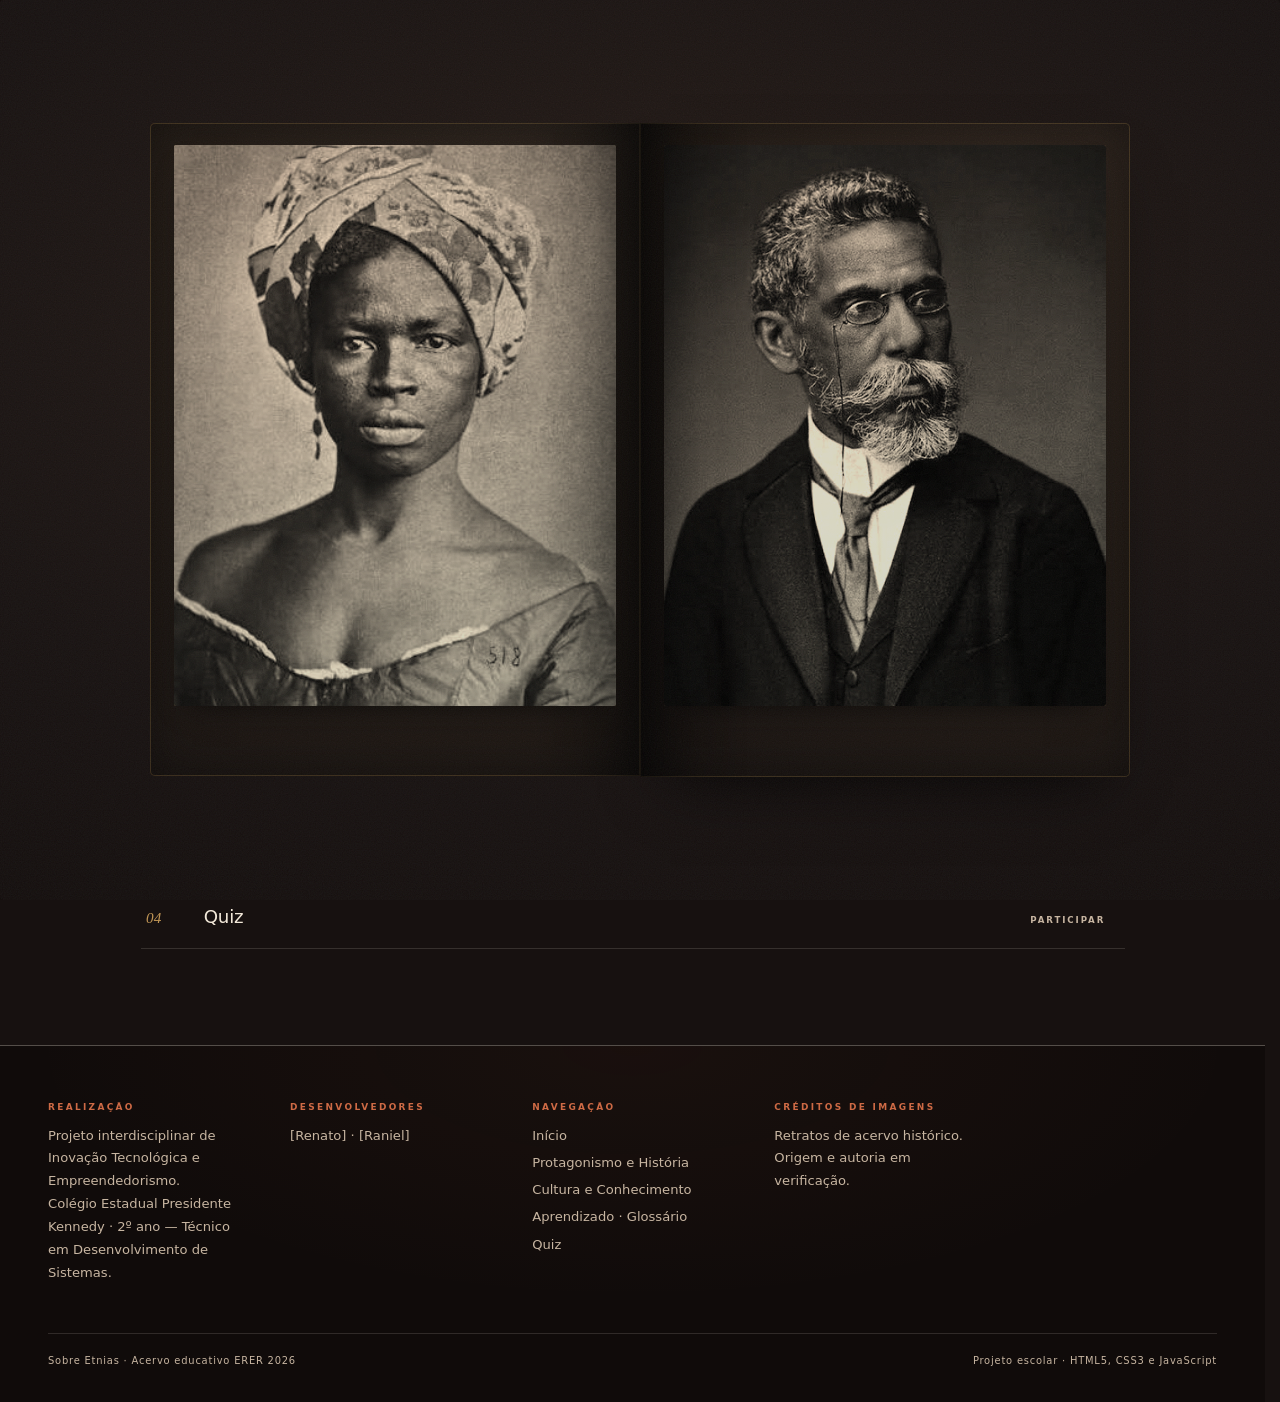
<file: index.html>
<!DOCTYPE html>
<html lang="pt-BR">
<head>
  <meta charset="utf-8">
  <meta name="viewport" content="width=device-width, initial-scale=1">
  <title>Sobre Etnias — Memória, diversidade e conhecimento</title>
  <meta name="description" content="Protótipo web educativo do Colégio Estadual Presidente Kennedy sobre protagonismo negro e indígena, cultura, conhecimento e letramento racial.">
  <meta name="theme-color" content="#171110">
  <link rel="stylesheet" href="style.css">
  <link rel="preload" as="image" href="assets/personalidades/mulher-negra-sec-xix.jpg">
  <link rel="preload" as="image" href="assets/personalidades/machado-de-assis.jpg">
  <noscript>
    <style>.entrada{display:none!important}.pagina{opacity:1!important;transform:none!important}</style>
  </noscript>
</head>
<body>

  <!-- ==========================================================
       TELA DE ENTRADA — "abrir o arquivo"
       Camadas: painéis (fundo) < conteúdo < grão de papel
       ========================================================== -->
  <div class="entrada" id="entrada" role="dialog" aria-modal="true" aria-label="Sobre Etnias — tela de entrada" aria-busy="true">

    <div class="entrada__painel entrada__painel--esq" aria-hidden="true"></div>
    <div class="entrada__painel entrada__painel--dir" aria-hidden="true"></div>

    <!-- ETAPA 1 · o fólio se abre em duas folhas -->
    <div class="folio" id="folio" aria-hidden="true">
      <div class="folio__cena">
        <div class="folio__volume">

          <!-- Página direita: aparece quando a capa vira -->
          <div class="folio__pagina folio__pagina--dir">
            <figure class="prancha">
              <div class="prancha__moldura">
                <img class="prancha__img" src="assets/personalidades/machado-de-assis.jpg"
                     width="492" height="624" alt="" decoding="async">
                <span class="prancha__tinta" aria-hidden="true"></span>
              </div>
              <figcaption class="prancha__legenda">
                <span class="prancha__nome">Machado de Assis</span>
                <span class="prancha__nota">Escritor · 1839–1908</span>
              </figcaption>
            </figure>
          </div>

          <!-- Segunda folha: a guarda -->
          <div class="folio__folha folio__folha--guarda">
            <div class="folio__face folio__face--frente">
              <span class="guarda__marca">Sobre Etnias</span>
              <span class="guarda__filete" aria-hidden="true"></span>
              <span class="guarda__lema">Memória · Diversidade · Conhecimento</span>
            </div>
            <div class="folio__face folio__face--verso">
              <figure class="prancha">
                <div class="prancha__moldura">
                  <img class="prancha__img" src="assets/personalidades/mulher-negra-sec-xix.jpg"
                       width="358" height="558" alt="" decoding="async">
                  <span class="prancha__tinta" aria-hidden="true"></span>
                </div>
                <figcaption class="prancha__legenda">
                  <span class="prancha__nome">Resistência</span>
                  <span class="prancha__nota">Mulher negra · séc. XIX</span>
                </figcaption>
              </figure>
            </div>
          </div>

          <!-- Primeira folha: a capa -->
          <div class="folio__folha folio__folha--capa">
            <div class="folio__face folio__face--frente">
              <span class="capa__emblema" aria-hidden="true">
                <svg viewBox="0 0 48 48" focusable="false">
                  <path d="M7 41V22.5a17 17 0 0 1 34 0V41" fill="none" stroke="currentColor" stroke-width="1.6" stroke-linecap="round"/>
                  <path d="M13 41h22" fill="none" stroke="currentColor" stroke-width="1.6" stroke-linecap="round"/>
                  <circle cx="17.5" cy="30.5" r="1.7" fill="currentColor"/>
                  <circle cx="24" cy="26" r="2.4" fill="currentColor"/>
                  <circle cx="30.5" cy="30.5" r="1.7" fill="currentColor"/>
                </svg>
              </span>
              <span class="capa__titulo">Sobre<em>Etnias</em></span>
              <span class="capa__filete" aria-hidden="true"></span>
              <span class="capa__selo">Acervo educativo · ERER 2026</span>
            </div>
            <div class="folio__face folio__face--verso"></div>
          </div>

        </div>
      </div>
    </div>

    <div class="entrada__conteudo">

      <p class="entrada__selo">
        <span>Colégio Estadual Presidente Kennedy</span>
        <span class="entrada__selo-sep" aria-hidden="true">·</span>
        <span>ERER&nbsp;2026</span>
      </p>

      <div class="marca">
        <span class="marca__anel" aria-hidden="true"></span>

        <p class="marca__titulo" aria-hidden="true">
          <span class="marca__linha">
            <span class="letra" style="--i:0">S</span><span class="letra" style="--i:1">o</span><span class="letra" style="--i:2">b</span><span class="letra" style="--i:3">r</span><span class="letra" style="--i:4">e</span>
          </span>
          <span class="marca__linha marca__linha--destaque">
            <span class="letra" style="--i:5">E</span><span class="letra" style="--i:6">t</span><span class="letra" style="--i:7">n</span><span class="letra" style="--i:8">i</span><span class="letra" style="--i:9">a</span><span class="letra" style="--i:10">s</span>
          </span>
        </p>

        <span class="marca__filete" aria-hidden="true"></span>
        <p class="marca__lema">Memória&nbsp;·&nbsp;Diversidade&nbsp;·&nbsp;Conhecimento</p>
      </div>

      <div class="palco">

        <figure class="retrato retrato--esq" style="--dz:1.15">
          <div class="retrato__quadro">
            <img
              class="retrato__img"
              src="assets/personalidades/mulher-negra-sec-xix.jpg"
              width="358" height="558"
              alt="Retrato de estúdio de uma mulher negra não identificada, do século XIX.">
            <span class="retrato__tinta" aria-hidden="true"></span>
          </div>
          <figcaption class="retrato__legenda">
            <span class="retrato__nome">Resistência</span>
            <span class="retrato__detalhe">Mulher negra · séc. XIX</span>
          </figcaption>
        </figure>

        <figure class="retrato retrato--dir" style="--dz:.55">
          <div class="retrato__quadro">
            <img
              class="retrato__img"
              src="assets/personalidades/machado-de-assis.jpg"
              width="492" height="624"
              alt="Retrato do escritor Machado de Assis, de óculos e bigode, em traje formal.">
            <span class="retrato__tinta" aria-hidden="true"></span>
          </div>
          <figcaption class="retrato__legenda">
            <span class="retrato__nome">Machado de Assis</span>
            <span class="retrato__detalhe">Escritor · 1839–1908</span>
          </figcaption>
        </figure>

      </div>

      <div class="entrada__acoes">
        <button class="botao" id="btn-entrar" type="button">
          <span class="botao__texto">Explorar o acervo</span>
          <svg class="botao__seta" width="22" height="10" viewBox="0 0 22 10" fill="none" aria-hidden="true" focusable="false">
            <path d="M0 5h20M16 1l4 4-4 4" stroke="currentColor" stroke-width="1.4" stroke-linecap="round" stroke-linejoin="round"/>
          </svg>
        </button>
        <button class="pular" id="btn-pular" type="button">Pular introdução</button>
      </div>

    </div>

    <div class="entrada__grao" aria-hidden="true"></div>
  </div>

  <!-- ==========================================================
       PÁGINA
       ========================================================== -->
  <div class="pagina" id="pagina">

    <a class="pular-conteudo" href="#conteudo">Ir para o conteúdo</a>

    <header class="cabecalho">
      <a class="assinatura" href="index.html" aria-label="Sobre Etnias — ir para o início">
        <span class="assinatura__simbolo" aria-hidden="true">
          <svg viewBox="0 0 48 48" width="46" height="46" role="presentation" focusable="false">
            <path d="M7 41V22.5a17 17 0 0 1 34 0V41" fill="none" stroke="currentColor" stroke-width="2.1" stroke-linecap="round"/>
            <path d="M13 41h22" fill="none" stroke="currentColor" stroke-width="2.1" stroke-linecap="round"/>
            <circle cx="17.5" cy="30.5" r="2" fill="currentColor"/>
            <circle cx="24" cy="26" r="2.8" fill="currentColor"/>
            <circle cx="30.5" cy="30.5" r="2" fill="currentColor"/>
          </svg>
        </span>
        <div class="assinatura__texto">
          <h1 class="assinatura__nome">Sobre Etnias</h1>
          <p class="assinatura__descritor">Acervo educativo · ERER</p>
        </div>
      </a>
      <nav class="menu-principal" aria-label="Navegação principal">
        <a class="menu-principal__link" href="index.html" aria-current="page">Início</a>
        <a class="menu-principal__link" href="protagonismo.html">Protagonismo</a>
        <a class="menu-principal__link" href="cultura.html">Cultura</a>
        <a class="menu-principal__link" href="glossario.html">Glossário</a>
        <a class="menu-principal__link" href="quiz.html">Quiz</a>
      </nav>
      <p class="cabecalho__meta">Colégio Estadual Presidente Kennedy<span class="cabecalho__ano">2026</span></p>
    </header>
<main id="conteudo" tabindex="-1">

      <section class="heroi" id="inicio" aria-labelledby="titulo-inicio">
        <p class="rotulo">Início</p>

        <h2 class="heroi__titulo" id="titulo-inicio" tabindex="-1">
          Memória, diversidade e conhecimento em <em>diálogo</em>
        </h2>

        <p class="heroi__texto">
          O Sobre Etnias reúne trajetórias, saberes e conceitos das relações étnico-raciais
          em um acervo digital feito para consultar, aprender e revisitar. Aqui, o
          protagonismo negro e indígena está no centro da narrativa — com fontes
          identificadas, linguagem acessível e respeito à diversidade de cada povo e
          comunidade.
        </p>

        <div class="heroi__acoes">
          <a class="botao" href="protagonismo.html">
            <span class="botao__texto">Começar pelo protagonismo</span>
            <svg class="botao__seta" width="22" height="10" viewBox="0 0 22 10" fill="none" aria-hidden="true" focusable="false">
              <path d="M0 5h20M16 1l4 4-4 4" stroke="currentColor" stroke-width="1.4" stroke-linecap="round" stroke-linejoin="round"/>
            </svg>
          </a>
          <a class="botao botao--fantasma" href="glossario.html">Pesquisar no glossário</a>
        </div>

        <ul class="indice" aria-label="Seções do acervo">
          <li class="indice__item">
            <a class="indice__link" href="protagonismo.html">
              <span class="indice__numero" aria-hidden="true">01</span>
              <span class="indice__nome">Protagonismo e História</span>
              <span class="indice__status">explorar</span>
            </a>
          </li>
          <li class="indice__item">
            <a class="indice__link" href="cultura.html">
              <span class="indice__numero" aria-hidden="true">02</span>
              <span class="indice__nome">Cultura e Conhecimento</span>
              <span class="indice__status">explorar</span>
            </a>
          </li>
          <li class="indice__item">
            <a class="indice__link" href="glossario.html">
              <span class="indice__numero" aria-hidden="true">03</span>
              <span class="indice__nome">Aprendizado · glossário</span>
              <span class="indice__status">pesquisar</span>
            </a>
          </li>
          <li class="indice__item">
            <a class="indice__link" href="quiz.html">
              <span class="indice__numero" aria-hidden="true">04</span>
              <span class="indice__nome">Quiz</span>
              <span class="indice__status">participar</span>
            </a>
          </li>
        </ul>
      </section>

    </main>

    <footer class="rodape">
      <div class="rodape__bloco">
        <p class="rodape__titulo">Realização</p>
        <p class="rodape__texto">
          Projeto interdisciplinar de Inovação Tecnológica e Empreendedorismo.<br>
          Colégio Estadual Presidente Kennedy · 2º ano — Técnico em Desenvolvimento de Sistemas.
        </p>
      </div>
      <div class="rodape__bloco">
        <p class="rodape__titulo">Desenvolvedores</p>
        <p class="rodape__texto">[Renato] · [Raniel]</p>
      </div>
      <div class="rodape__bloco">
        <p class="rodape__titulo">Navegação</p>
        <ul class="rodape__links">
          <li><a href="index.html">Início</a></li>
          <li><a href="protagonismo.html">Protagonismo e História</a></li>
          <li><a href="cultura.html">Cultura e Conhecimento</a></li>
          <li><a href="glossario.html">Aprendizado · Glossário</a></li>
          <li><a href="quiz.html">Quiz</a></li>
        </ul>
      </div>
      <div class="rodape__bloco">
        <p class="rodape__titulo">Créditos de imagens</p>
        <p class="rodape__texto">
          Retratos de acervo histórico. Origem e autoria em verificação.
        </p>
      </div>
      <div class="rodape__base">
        <p>Sobre Etnias · Acervo educativo ERER 2026</p>
        <p>Projeto escolar · HTML5, CSS3 e JavaScript</p>
      </div>
    </footer>

  </div>

  <script src="script.js" defer></script>
</body>
</html>
</file>
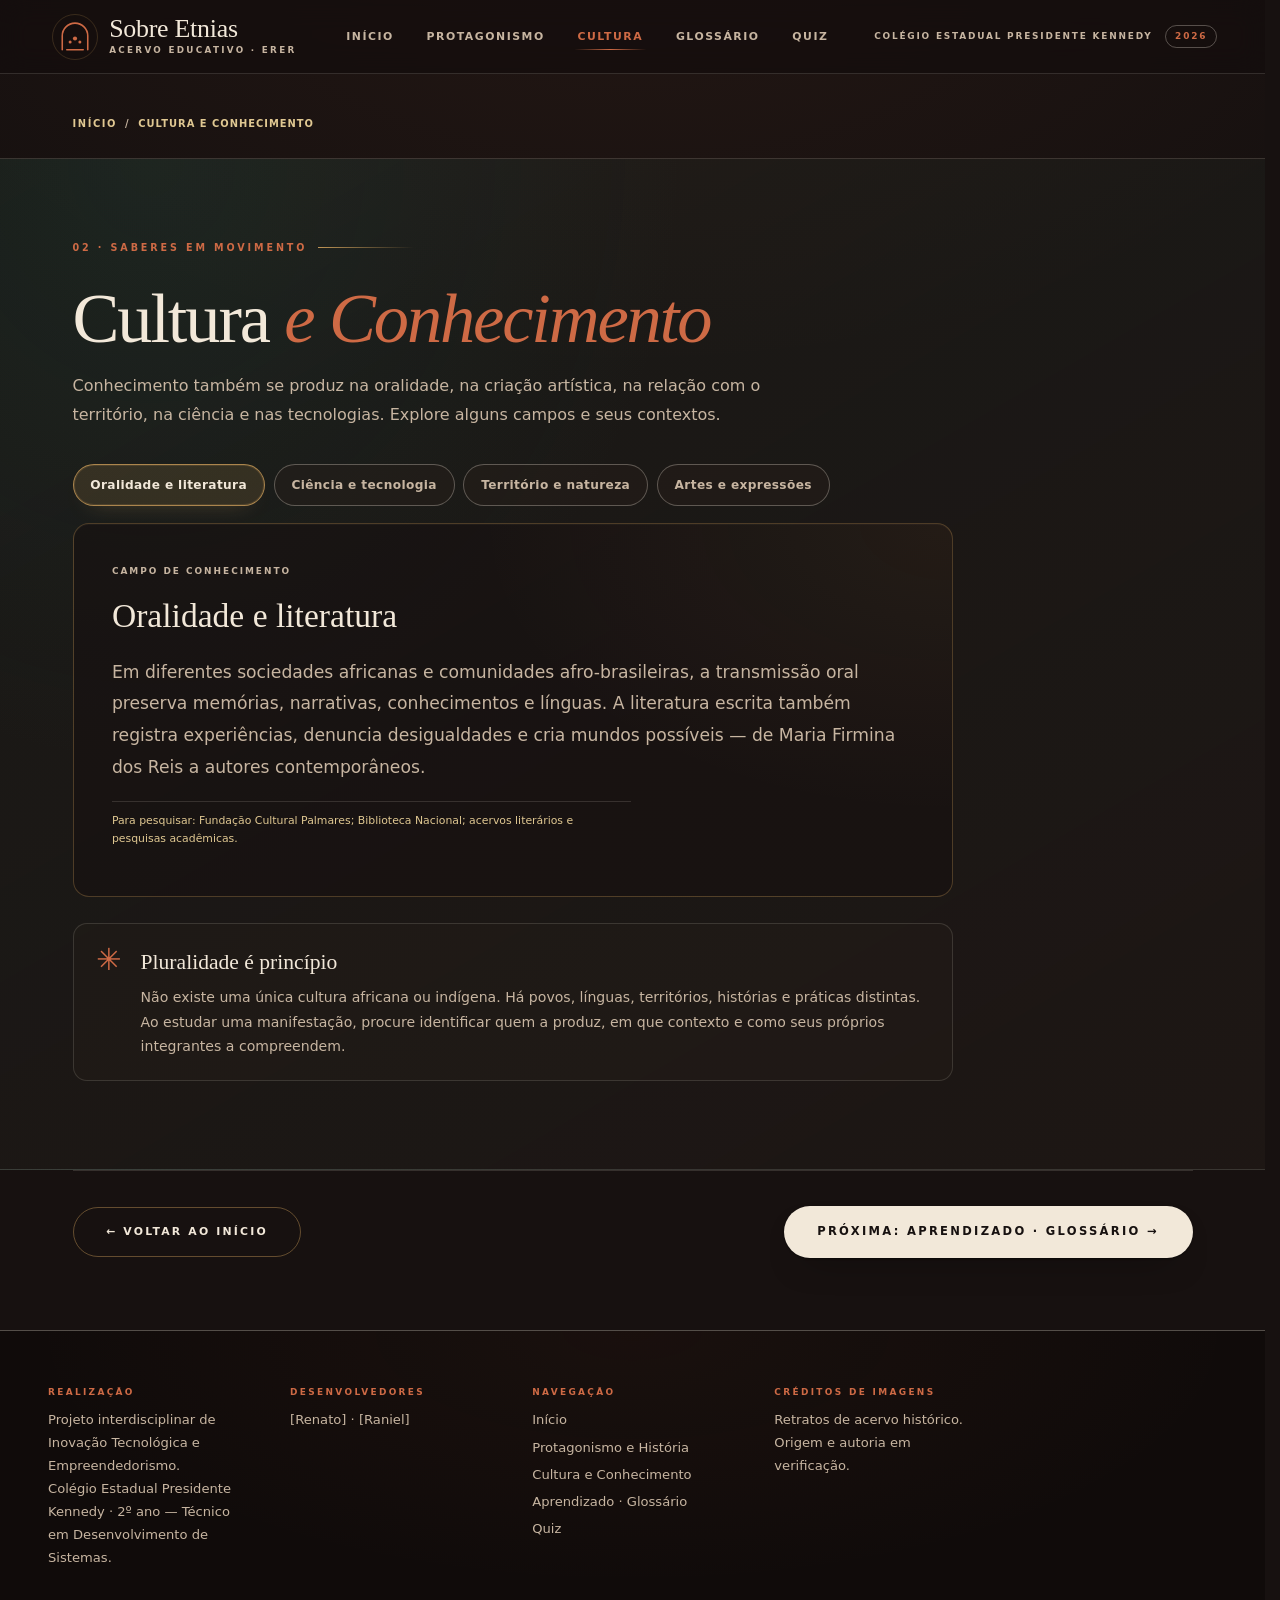
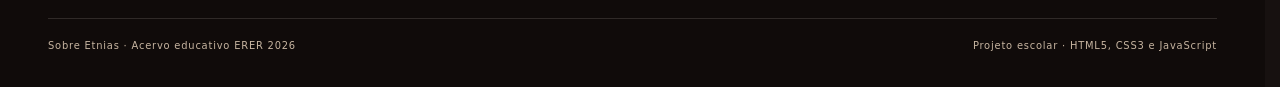
<file: cultura.html>
<!DOCTYPE html>
<html lang="pt-BR">
<head>
  <meta charset="utf-8">
  <meta name="viewport" content="width=device-width, initial-scale=1">
  <title>Cultura e Conhecimento — Sobre Etnias</title>
  <meta name="description" content="Saberes em movimento no acervo educativo Sobre Etnias.">
  <meta name="theme-color" content="#171110">
  <link rel="stylesheet" href="style.css">
</head>
<body>
  <div class="pagina revelada" id="pagina">

    <a class="pular-conteudo" href="#conteudo">Ir para o conteúdo</a>

    <header class="cabecalho">
      <a class="assinatura" href="index.html" aria-label="Sobre Etnias — ir para o início">
        <span class="assinatura__simbolo" aria-hidden="true">
          <svg viewBox="0 0 48 48" width="46" height="46" role="presentation" focusable="false">
            <path d="M7 41V22.5a17 17 0 0 1 34 0V41" fill="none" stroke="currentColor" stroke-width="2.1" stroke-linecap="round"/>
            <path d="M13 41h22" fill="none" stroke="currentColor" stroke-width="2.1" stroke-linecap="round"/>
            <circle cx="17.5" cy="30.5" r="2" fill="currentColor"/>
            <circle cx="24" cy="26" r="2.8" fill="currentColor"/>
            <circle cx="30.5" cy="30.5" r="2" fill="currentColor"/>
          </svg>
        </span>
        <div class="assinatura__texto">
          <h1 class="assinatura__nome">Sobre Etnias</h1>
          <p class="assinatura__descritor">Acervo educativo · ERER</p>
        </div>
      </a>
      <nav class="menu-principal" aria-label="Navegação principal">
        <a class="menu-principal__link" href="index.html">Início</a>
        <a class="menu-principal__link" href="protagonismo.html">Protagonismo</a>
        <a class="menu-principal__link" href="cultura.html" aria-current="page">Cultura</a>
        <a class="menu-principal__link" href="glossario.html">Glossário</a>
        <a class="menu-principal__link" href="quiz.html">Quiz</a>
      </nav>
      <p class="cabecalho__meta">Colégio Estadual Presidente Kennedy<span class="cabecalho__ano">2026</span></p>
    </header>
<main id="conteudo" class="pagina-interna" tabindex="-1">
      <nav class="rotulo" aria-label="Trilha de navegação"><a href="index.html">Início</a><span aria-hidden="true">/</span><span aria-current="page">Cultura e Conhecimento</span></nav>
      <section class="secao-acervo secao-acervo--alternada" id="cultura" aria-labelledby="titulo-cultura">
        <div class="secao-cabecalho"><p class="rotulo">02 · Saberes em movimento</p><h2 class="secao-titulo" id="titulo-cultura">Cultura <em>e Conhecimento</em></h2><p class="secao-intro">Conhecimento também se produz na oralidade, na criação artística, na relação com o território, na ciência e nas tecnologias. Explore alguns campos e seus contextos.</p></div>
        <div class="abas-cultura" role="tablist" aria-label="Áreas de conhecimento">
          <button class="aba-cultura is-ativa" id="aba-oralidade" role="tab" aria-selected="true" aria-controls="painel-cultura" tabindex="0" data-cultura="oralidade">Oralidade e literatura</button><button class="aba-cultura" id="aba-ciencia" role="tab" aria-selected="false" aria-controls="painel-cultura" tabindex="-1" data-cultura="ciencia">Ciência e tecnologia</button><button class="aba-cultura" id="aba-territorio" role="tab" aria-selected="false" aria-controls="painel-cultura" tabindex="-1" data-cultura="territorio">Território e natureza</button><button class="aba-cultura" id="aba-artes" role="tab" aria-selected="false" aria-controls="painel-cultura" tabindex="-1" data-cultura="artes">Artes e expressões</button>
        </div>
        <div class="painel-cultura" id="painel-cultura" role="tabpanel" tabindex="0" aria-labelledby="aba-oralidade"><p class="painel-cultura__selo">CAMPO DE CONHECIMENTO</p><h3>Oralidade e literatura</h3><p>Em diferentes sociedades africanas e comunidades afro-brasileiras, a transmissão oral preserva memórias, narrativas, conhecimentos e línguas. A literatura escrita também registra experiências, denuncia desigualdades e cria mundos possíveis — de Maria Firmina dos Reis a autores contemporâneos.</p><p class="fonte">Para pesquisar: Fundação Cultural Palmares; Biblioteca Nacional; acervos literários e pesquisas acadêmicas.</p></div>
        <div class="destaque-cultura"><span class="destaque-cultura__sinal">✳</span><div><h3>Pluralidade é princípio</h3><p>Não existe uma única cultura africana ou indígena. Há povos, línguas, territórios, histórias e práticas distintas. Ao estudar uma manifestação, procure identificar quem a produz, em que contexto e como seus próprios integrantes a compreendem.</p></div></div>
      </section>
      <div class="navegacao-paginas">
          <a class="botao botao--fantasma botao--voltar" href="index.html">← Voltar ao início</a>
          <a class="botao botao--proximo" href="glossario.html">Próxima: Aprendizado · Glossário →</a>
        </div>
    </main>
    <footer class="rodape">
      <div class="rodape__bloco">
        <p class="rodape__titulo">Realização</p>
        <p class="rodape__texto">
          Projeto interdisciplinar de Inovação Tecnológica e Empreendedorismo.<br>
          Colégio Estadual Presidente Kennedy · 2º ano — Técnico em Desenvolvimento de Sistemas.
        </p>
      </div>
      <div class="rodape__bloco">
        <p class="rodape__titulo">Desenvolvedores</p>
        <p class="rodape__texto">[Renato] · [Raniel]</p>
      </div>
      <div class="rodape__bloco">
        <p class="rodape__titulo">Navegação</p>
        <ul class="rodape__links">
          <li><a href="index.html">Início</a></li>
          <li><a href="protagonismo.html">Protagonismo e História</a></li>
          <li><a href="cultura.html">Cultura e Conhecimento</a></li>
          <li><a href="glossario.html">Aprendizado · Glossário</a></li>
          <li><a href="quiz.html">Quiz</a></li>
        </ul>
      </div>
      <div class="rodape__bloco">
        <p class="rodape__titulo">Créditos de imagens</p>
        <p class="rodape__texto">
          Retratos de acervo histórico. Origem e autoria em verificação.
        </p>
      </div>
      <div class="rodape__base">
        <p>Sobre Etnias · Acervo educativo ERER 2026</p>
        <p>Projeto escolar · HTML5, CSS3 e JavaScript</p>
      </div>
    </footer>
  </div>
  <script src="script.js" defer></script>
</body>
</html>
</file>
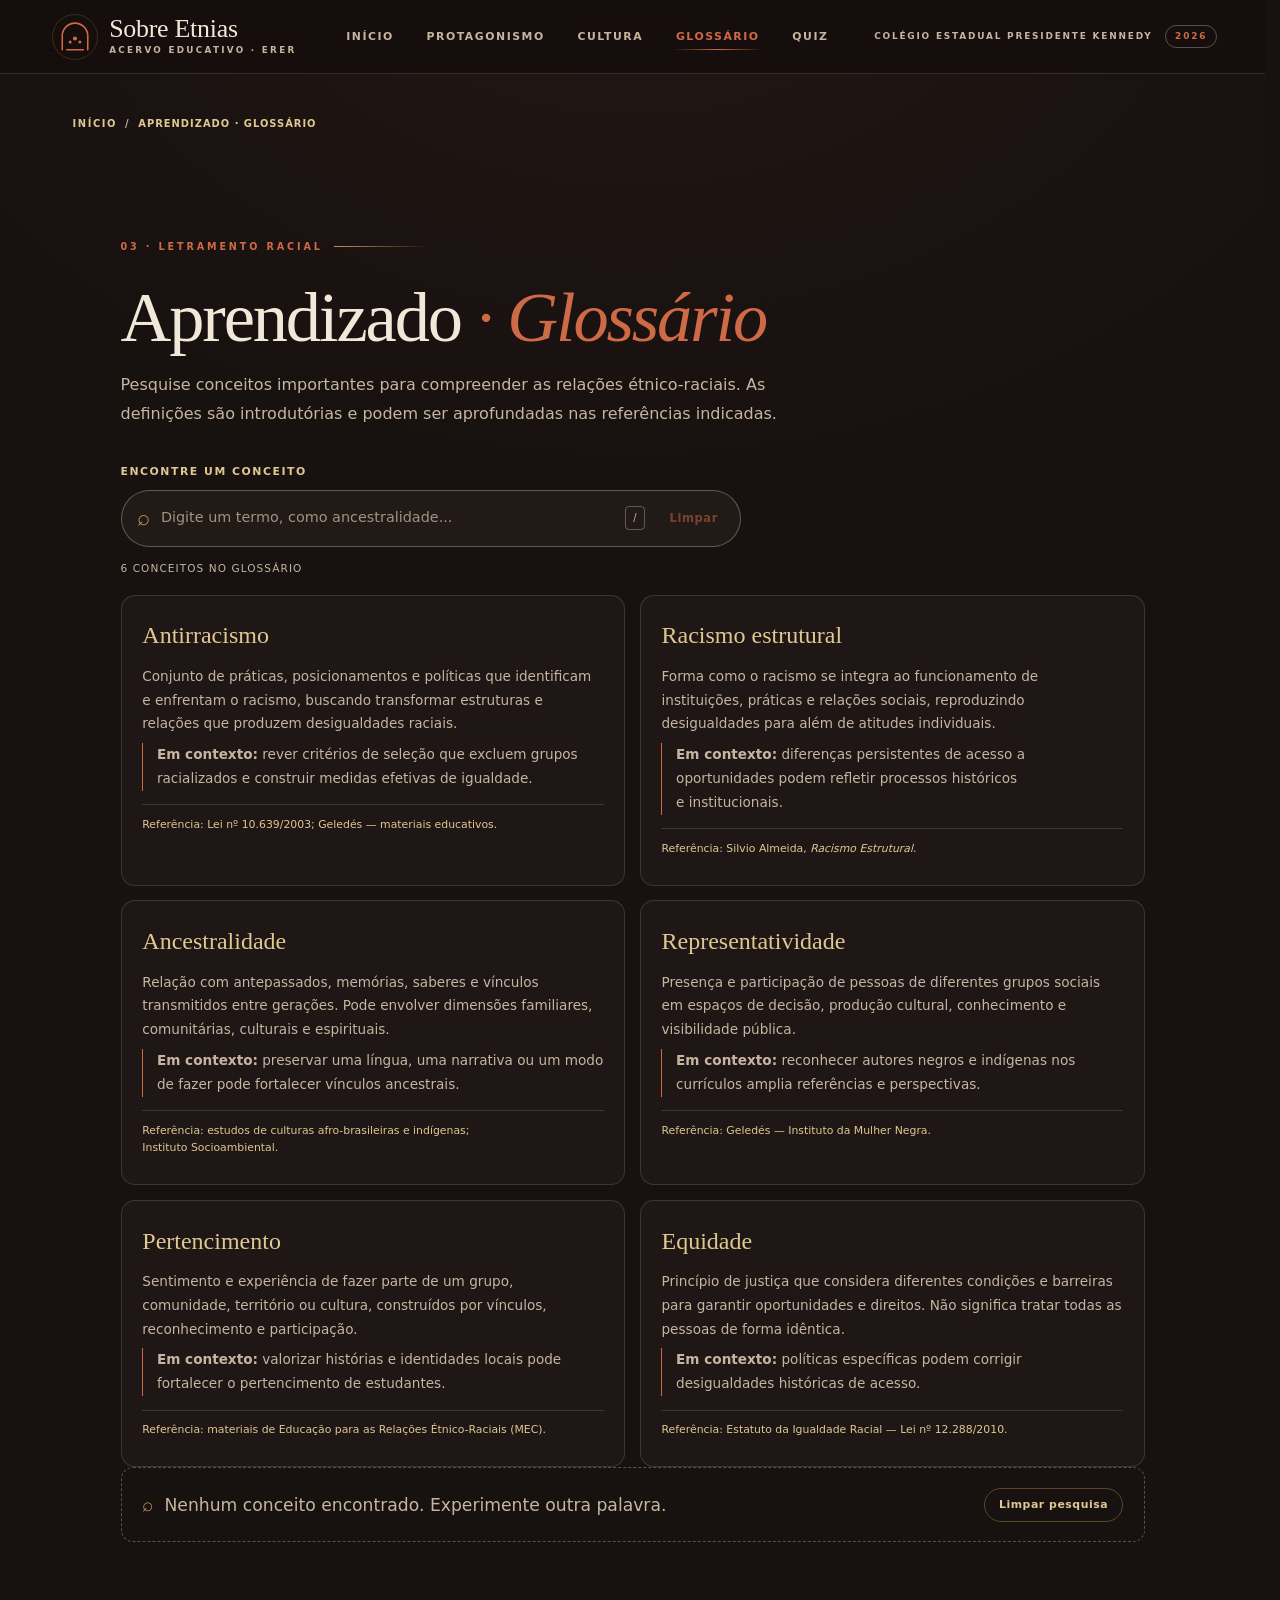
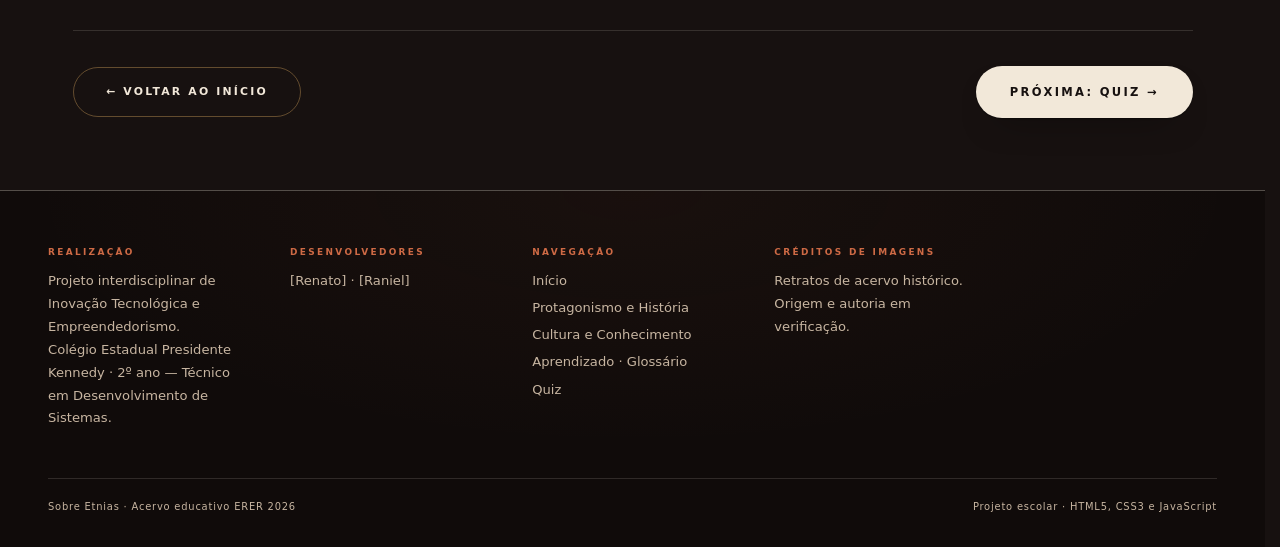
<file: glossario.html>
<!DOCTYPE html>
<html lang="pt-BR">
<head>
  <meta charset="utf-8">
  <meta name="viewport" content="width=device-width, initial-scale=1">
  <title>Aprendizado · Glossário — Sobre Etnias</title>
  <meta name="description" content="Letramento racial no acervo educativo Sobre Etnias.">
  <meta name="theme-color" content="#171110">
  <link rel="stylesheet" href="style.css">
</head>
<body>
  <div class="pagina revelada" id="pagina">

    <a class="pular-conteudo" href="#conteudo">Ir para o conteúdo</a>

    <header class="cabecalho">
      <a class="assinatura" href="index.html" aria-label="Sobre Etnias — ir para o início">
        <span class="assinatura__simbolo" aria-hidden="true">
          <svg viewBox="0 0 48 48" width="46" height="46" role="presentation" focusable="false">
            <path d="M7 41V22.5a17 17 0 0 1 34 0V41" fill="none" stroke="currentColor" stroke-width="2.1" stroke-linecap="round"/>
            <path d="M13 41h22" fill="none" stroke="currentColor" stroke-width="2.1" stroke-linecap="round"/>
            <circle cx="17.5" cy="30.5" r="2" fill="currentColor"/>
            <circle cx="24" cy="26" r="2.8" fill="currentColor"/>
            <circle cx="30.5" cy="30.5" r="2" fill="currentColor"/>
          </svg>
        </span>
        <div class="assinatura__texto">
          <h1 class="assinatura__nome">Sobre Etnias</h1>
          <p class="assinatura__descritor">Acervo educativo · ERER</p>
        </div>
      </a>
      <nav class="menu-principal" aria-label="Navegação principal">
        <a class="menu-principal__link" href="index.html">Início</a>
        <a class="menu-principal__link" href="protagonismo.html">Protagonismo</a>
        <a class="menu-principal__link" href="cultura.html">Cultura</a>
        <a class="menu-principal__link" href="glossario.html" aria-current="page">Glossário</a>
        <a class="menu-principal__link" href="quiz.html">Quiz</a>
      </nav>
      <p class="cabecalho__meta">Colégio Estadual Presidente Kennedy<span class="cabecalho__ano">2026</span></p>
    </header>
<main id="conteudo" class="pagina-interna" tabindex="-1">
      <nav class="rotulo" aria-label="Trilha de navegação"><a href="index.html">Início</a><span aria-hidden="true">/</span><span aria-current="page">Aprendizado · Glossário</span></nav>
      <section class="secao-acervo" id="aprendizado" aria-labelledby="titulo-aprendizado">
        <div class="secao-cabecalho"><p class="rotulo">03 · Letramento racial</p><h2 class="secao-titulo" id="titulo-aprendizado">Aprendizado <em>· Glossário</em></h2><p class="secao-intro">Pesquise conceitos importantes para compreender as relações étnico-raciais. As definições são introdutórias e podem ser aprofundadas nas referências indicadas.</p></div>
        <label class="busca-rotulo" for="busca-glossario">Encontre um conceito</label>
        <div class="busca-glossario">
          <span class="busca-glossario__icone" aria-hidden="true">⌕</span>
          <input id="busca-glossario" type="search" placeholder="Digite um termo, como ancestralidade..." autocomplete="off" spellcheck="false" aria-controls="grade-glossario" aria-describedby="resultado-busca" aria-keyshortcuts="/">
          <kbd class="busca-atalho" aria-hidden="true">/</kbd>
          <button class="busca-glossario__limpar" id="limpar-busca" type="button" aria-label="Limpar pesquisa" disabled>Limpar</button>
        </div>
        <p class="resultado-busca" id="resultado-busca" role="status" aria-live="polite">6 conceitos no glossário</p>
        <div class="grade-glossario" id="grade-glossario">
          <article class="verbete" data-termo="antirracismo"><h3>Antirracismo</h3><p>Conjunto de práticas, posicionamentos e políticas que identificam e enfrentam o racismo, buscando transformar estruturas e relações que produzem desigualdades raciais.</p><p class="exemplo"><strong>Em contexto:</strong> rever critérios de seleção que excluem grupos racializados e construir medidas efetivas de igualdade.</p><p class="fonte">Referência: Lei nº 10.639/2003; Geledés — materiais educativos.</p></article>
          <article class="verbete" data-termo="racismo estrutural"><h3>Racismo estrutural</h3><p>Forma como o racismo se integra ao funcionamento de instituições, práticas e relações sociais, reproduzindo desigualdades para além de atitudes individuais.</p><p class="exemplo"><strong>Em contexto:</strong> diferenças persistentes de acesso a oportunidades podem refletir processos históricos e institucionais.</p><p class="fonte">Referência: Silvio Almeida, <em>Racismo Estrutural</em>.</p></article>
          <article class="verbete" data-termo="ancestralidade"><h3>Ancestralidade</h3><p>Relação com antepassados, memórias, saberes e vínculos transmitidos entre gerações. Pode envolver dimensões familiares, comunitárias, culturais e espirituais.</p><p class="exemplo"><strong>Em contexto:</strong> preservar uma língua, uma narrativa ou um modo de fazer pode fortalecer vínculos ancestrais.</p><p class="fonte">Referência: estudos de culturas afro-brasileiras e indígenas; Instituto Socioambiental.</p></article>
          <article class="verbete" data-termo="representatividade"><h3>Representatividade</h3><p>Presença e participação de pessoas de diferentes grupos sociais em espaços de decisão, produção cultural, conhecimento e visibilidade pública.</p><p class="exemplo"><strong>Em contexto:</strong> reconhecer autores negros e indígenas nos currículos amplia referências e perspectivas.</p><p class="fonte">Referência: Geledés — Instituto da Mulher Negra.</p></article>
          <article class="verbete" data-termo="pertencimento"><h3>Pertencimento</h3><p>Sentimento e experiência de fazer parte de um grupo, comunidade, território ou cultura, construídos por vínculos, reconhecimento e participação.</p><p class="exemplo"><strong>Em contexto:</strong> valorizar histórias e identidades locais pode fortalecer o pertencimento de estudantes.</p><p class="fonte">Referência: materiais de Educação para as Relações Étnico-Raciais (MEC).</p></article>
          <article class="verbete" data-termo="equidade"><h3>Equidade</h3><p>Princípio de justiça que considera diferentes condições e barreiras para garantir oportunidades e direitos. Não significa tratar todas as pessoas de forma idêntica.</p><p class="exemplo"><strong>Em contexto:</strong> políticas específicas podem corrigir desigualdades históricas de acesso.</p><p class="fonte">Referência: Estatuto da Igualdade Racial — Lei nº 12.288/2010.</p></article>
        </div><p class="sem-resultados" id="sem-resultados" hidden>Nenhum conceito encontrado. Experimente outra palavra.<button class="sem-resultados__acao" id="limpar-busca-vazio" type="button">Limpar pesquisa</button></p>
      </section>
      <div class="navegacao-paginas">
          <a class="botao botao--fantasma botao--voltar" href="index.html">← Voltar ao início</a>
          <a class="botao botao--proximo" href="quiz.html">Próxima: Quiz →</a>
        </div>
    </main>
    <footer class="rodape">
      <div class="rodape__bloco">
        <p class="rodape__titulo">Realização</p>
        <p class="rodape__texto">
          Projeto interdisciplinar de Inovação Tecnológica e Empreendedorismo.<br>
          Colégio Estadual Presidente Kennedy · 2º ano — Técnico em Desenvolvimento de Sistemas.
        </p>
      </div>
      <div class="rodape__bloco">
        <p class="rodape__titulo">Desenvolvedores</p>
        <p class="rodape__texto">[Renato] · [Raniel]</p>
      </div>
      <div class="rodape__bloco">
        <p class="rodape__titulo">Navegação</p>
        <ul class="rodape__links">
          <li><a href="index.html">Início</a></li>
          <li><a href="protagonismo.html">Protagonismo e História</a></li>
          <li><a href="cultura.html">Cultura e Conhecimento</a></li>
          <li><a href="glossario.html">Aprendizado · Glossário</a></li>
          <li><a href="quiz.html">Quiz</a></li>
        </ul>
      </div>
      <div class="rodape__bloco">
        <p class="rodape__titulo">Créditos de imagens</p>
        <p class="rodape__texto">
          Retratos de acervo histórico. Origem e autoria em verificação.
        </p>
      </div>
      <div class="rodape__base">
        <p>Sobre Etnias · Acervo educativo ERER 2026</p>
        <p>Projeto escolar · HTML5, CSS3 e JavaScript</p>
      </div>
    </footer>
  </div>
  <script src="script.js" defer></script>
</body>
</html>
</file>
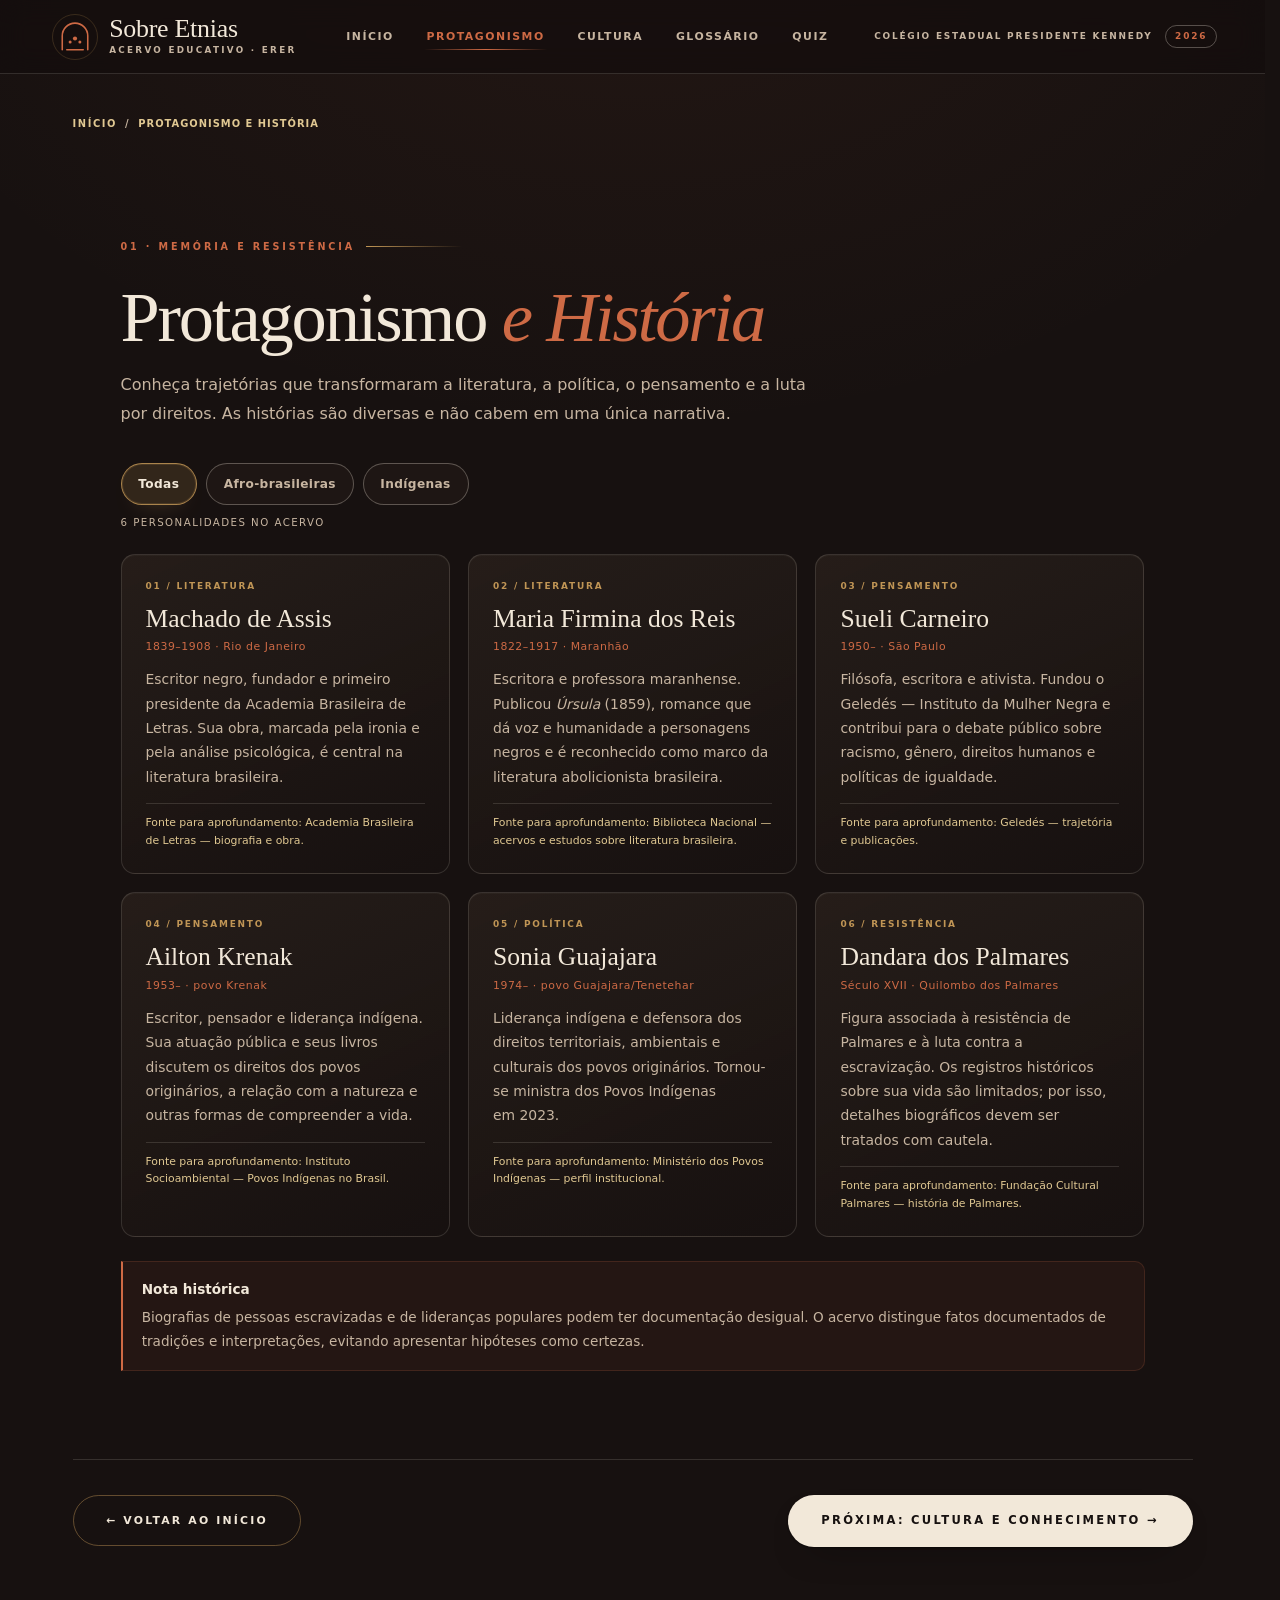
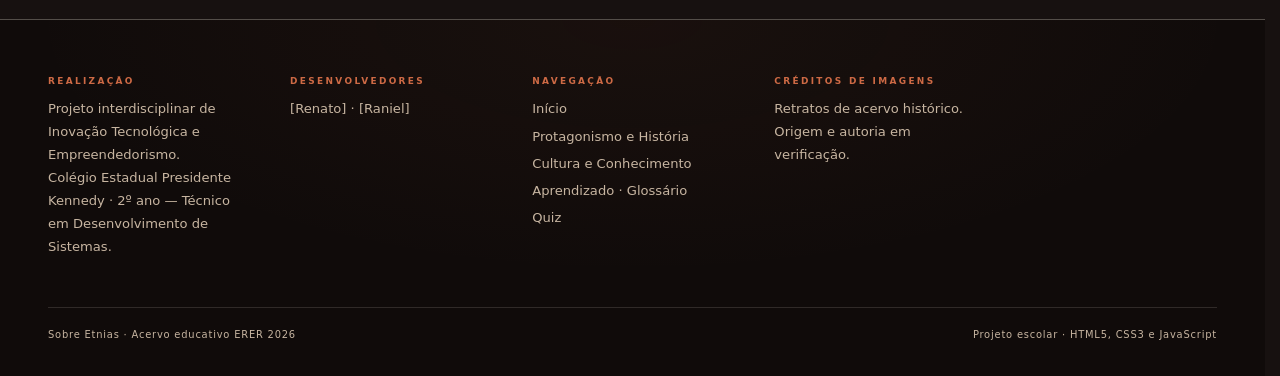
<file: protagonismo.html>
<!DOCTYPE html>
<html lang="pt-BR">
<head>
  <meta charset="utf-8">
  <meta name="viewport" content="width=device-width, initial-scale=1">
  <title>Protagonismo e História — Sobre Etnias</title>
  <meta name="description" content="Memória, resistência e trajetórias no acervo educativo Sobre Etnias.">
  <meta name="theme-color" content="#171110">
  <link rel="stylesheet" href="style.css">
</head>
<body>
  <div class="pagina revelada" id="pagina">

    <a class="pular-conteudo" href="#conteudo">Ir para o conteúdo</a>

    <header class="cabecalho">
      <a class="assinatura" href="index.html" aria-label="Sobre Etnias — ir para o início">
        <span class="assinatura__simbolo" aria-hidden="true">
          <svg viewBox="0 0 48 48" width="46" height="46" role="presentation" focusable="false">
            <path d="M7 41V22.5a17 17 0 0 1 34 0V41" fill="none" stroke="currentColor" stroke-width="2.1" stroke-linecap="round"/>
            <path d="M13 41h22" fill="none" stroke="currentColor" stroke-width="2.1" stroke-linecap="round"/>
            <circle cx="17.5" cy="30.5" r="2" fill="currentColor"/>
            <circle cx="24" cy="26" r="2.8" fill="currentColor"/>
            <circle cx="30.5" cy="30.5" r="2" fill="currentColor"/>
          </svg>
        </span>
        <div class="assinatura__texto">
          <h1 class="assinatura__nome">Sobre Etnias</h1>
          <p class="assinatura__descritor">Acervo educativo · ERER</p>
        </div>
      </a>
      <nav class="menu-principal" aria-label="Navegação principal">
        <a class="menu-principal__link" href="index.html">Início</a>
        <a class="menu-principal__link" href="protagonismo.html" aria-current="page">Protagonismo</a>
        <a class="menu-principal__link" href="cultura.html">Cultura</a>
        <a class="menu-principal__link" href="glossario.html">Glossário</a>
        <a class="menu-principal__link" href="quiz.html">Quiz</a>
      </nav>
      <p class="cabecalho__meta">Colégio Estadual Presidente Kennedy<span class="cabecalho__ano">2026</span></p>
    </header>
<main id="conteudo" class="pagina-interna" tabindex="-1">
      <nav class="rotulo" aria-label="Trilha de navegação"><a href="index.html">Início</a><span aria-hidden="true">/</span><span aria-current="page">Protagonismo e História</span></nav>
      <section class="secao-acervo" id="protagonismo" aria-labelledby="titulo-protagonismo">
        <div class="secao-cabecalho"><p class="rotulo">01 · Memória e resistência</p><h2 class="secao-titulo" id="titulo-protagonismo">Protagonismo <em>e História</em></h2><p class="secao-intro">Conheça trajetórias que transformaram a literatura, a política, o pensamento e a luta por direitos. As histórias são diversas e não cabem em uma única narrativa.</p></div>
        <div class="filtros" role="group" aria-label="Filtrar personalidades"><button class="filtro is-selecionado" data-person-filter="todas" aria-pressed="true">Todas</button><button class="filtro" data-person-filter="afro-brasileira" aria-pressed="false">Afro-brasileiras</button><button class="filtro" data-person-filter="indigena" aria-pressed="false">Indígenas</button></div>
        <p class="filtros__contagem" id="contagem-personalidades" role="status" aria-live="polite">6 personalidades no acervo</p>
        <div class="grade-cartoes" id="personalidades">
          <article class="cartao-personagem" data-grupo="afro-brasileira"><div class="cartao-personagem__numero">01 / LITERATURA</div><h3>Machado de Assis</h3><p class="cartao-personagem__periodo">1839–1908 · Rio de Janeiro</p><p>Escritor negro, fundador e primeiro presidente da Academia Brasileira de Letras. Sua obra, marcada pela ironia e pela análise psicológica, é central na literatura brasileira.</p><p class="fonte">Fonte para aprofundamento: Academia Brasileira de Letras — biografia e obra.</p></article>
          <article class="cartao-personagem" data-grupo="afro-brasileira"><div class="cartao-personagem__numero">02 / LITERATURA</div><h3>Maria Firmina dos Reis</h3><p class="cartao-personagem__periodo">1822–1917 · Maranhão</p><p>Escritora e professora maranhense. Publicou <em>Úrsula</em> (1859), romance que dá voz e humanidade a personagens negros e é reconhecido como marco da literatura abolicionista brasileira.</p><p class="fonte">Fonte para aprofundamento: Biblioteca Nacional — acervos e estudos sobre literatura brasileira.</p></article>
          <article class="cartao-personagem" data-grupo="afro-brasileira"><div class="cartao-personagem__numero">03 / PENSAMENTO</div><h3>Sueli Carneiro</h3><p class="cartao-personagem__periodo">1950– · São Paulo</p><p>Filósofa, escritora e ativista. Fundou o Geledés — Instituto da Mulher Negra e contribui para o debate público sobre racismo, gênero, direitos humanos e políticas de igualdade.</p><p class="fonte">Fonte para aprofundamento: Geledés — trajetória e publicações.</p></article>
          <article class="cartao-personagem" data-grupo="indigena"><div class="cartao-personagem__numero">04 / PENSAMENTO</div><h3>Ailton Krenak</h3><p class="cartao-personagem__periodo">1953– · povo Krenak</p><p>Escritor, pensador e liderança indígena. Sua atuação pública e seus livros discutem os direitos dos povos originários, a relação com a natureza e outras formas de compreender a vida.</p><p class="fonte">Fonte para aprofundamento: Instituto Socioambiental — Povos Indígenas no Brasil.</p></article>
          <article class="cartao-personagem" data-grupo="indigena"><div class="cartao-personagem__numero">05 / POLÍTICA</div><h3>Sonia Guajajara</h3><p class="cartao-personagem__periodo">1974– · povo Guajajara/Tenetehar</p><p>Liderança indígena e defensora dos direitos territoriais, ambientais e culturais dos povos originários. Tornou-se ministra dos Povos Indígenas em 2023.</p><p class="fonte">Fonte para aprofundamento: Ministério dos Povos Indígenas — perfil institucional.</p></article>
          <article class="cartao-personagem" data-grupo="afro-brasileira"><div class="cartao-personagem__numero">06 / RESISTÊNCIA</div><h3>Dandara dos Palmares</h3><p class="cartao-personagem__periodo">Século XVII · Quilombo dos Palmares</p><p>Figura associada à resistência de Palmares e à luta contra a escravização. Os registros históricos sobre sua vida são limitados; por isso, detalhes biográficos devem ser tratados com cautela.</p><p class="fonte">Fonte para aprofundamento: Fundação Cultural Palmares — história de Palmares.</p></article>
        </div>
        <aside class="nota-editorial"><strong>Nota histórica</strong><p>Biografias de pessoas escravizadas e de lideranças populares podem ter documentação desigual. O acervo distingue fatos documentados de tradições e interpretações, evitando apresentar hipóteses como certezas.</p></aside>
      </section>
      <div class="navegacao-paginas">
          <a class="botao botao--fantasma botao--voltar" href="index.html">← Voltar ao início</a>
          <a class="botao botao--proximo" href="cultura.html">Próxima: Cultura e Conhecimento →</a>
        </div>
    </main>
    <footer class="rodape">
      <div class="rodape__bloco">
        <p class="rodape__titulo">Realização</p>
        <p class="rodape__texto">
          Projeto interdisciplinar de Inovação Tecnológica e Empreendedorismo.<br>
          Colégio Estadual Presidente Kennedy · 2º ano — Técnico em Desenvolvimento de Sistemas.
        </p>
      </div>
      <div class="rodape__bloco">
        <p class="rodape__titulo">Desenvolvedores</p>
        <p class="rodape__texto">[Renato] · [Raniel]</p>
      </div>
      <div class="rodape__bloco">
        <p class="rodape__titulo">Navegação</p>
        <ul class="rodape__links">
          <li><a href="index.html">Início</a></li>
          <li><a href="protagonismo.html">Protagonismo e História</a></li>
          <li><a href="cultura.html">Cultura e Conhecimento</a></li>
          <li><a href="glossario.html">Aprendizado · Glossário</a></li>
          <li><a href="quiz.html">Quiz</a></li>
        </ul>
      </div>
      <div class="rodape__bloco">
        <p class="rodape__titulo">Créditos de imagens</p>
        <p class="rodape__texto">
          Retratos de acervo histórico. Origem e autoria em verificação.
        </p>
      </div>
      <div class="rodape__base">
        <p>Sobre Etnias · Acervo educativo ERER 2026</p>
        <p>Projeto escolar · HTML5, CSS3 e JavaScript</p>
      </div>
    </footer>
  </div>
  <script src="script.js" defer></script>
</body>
</html>
</file>
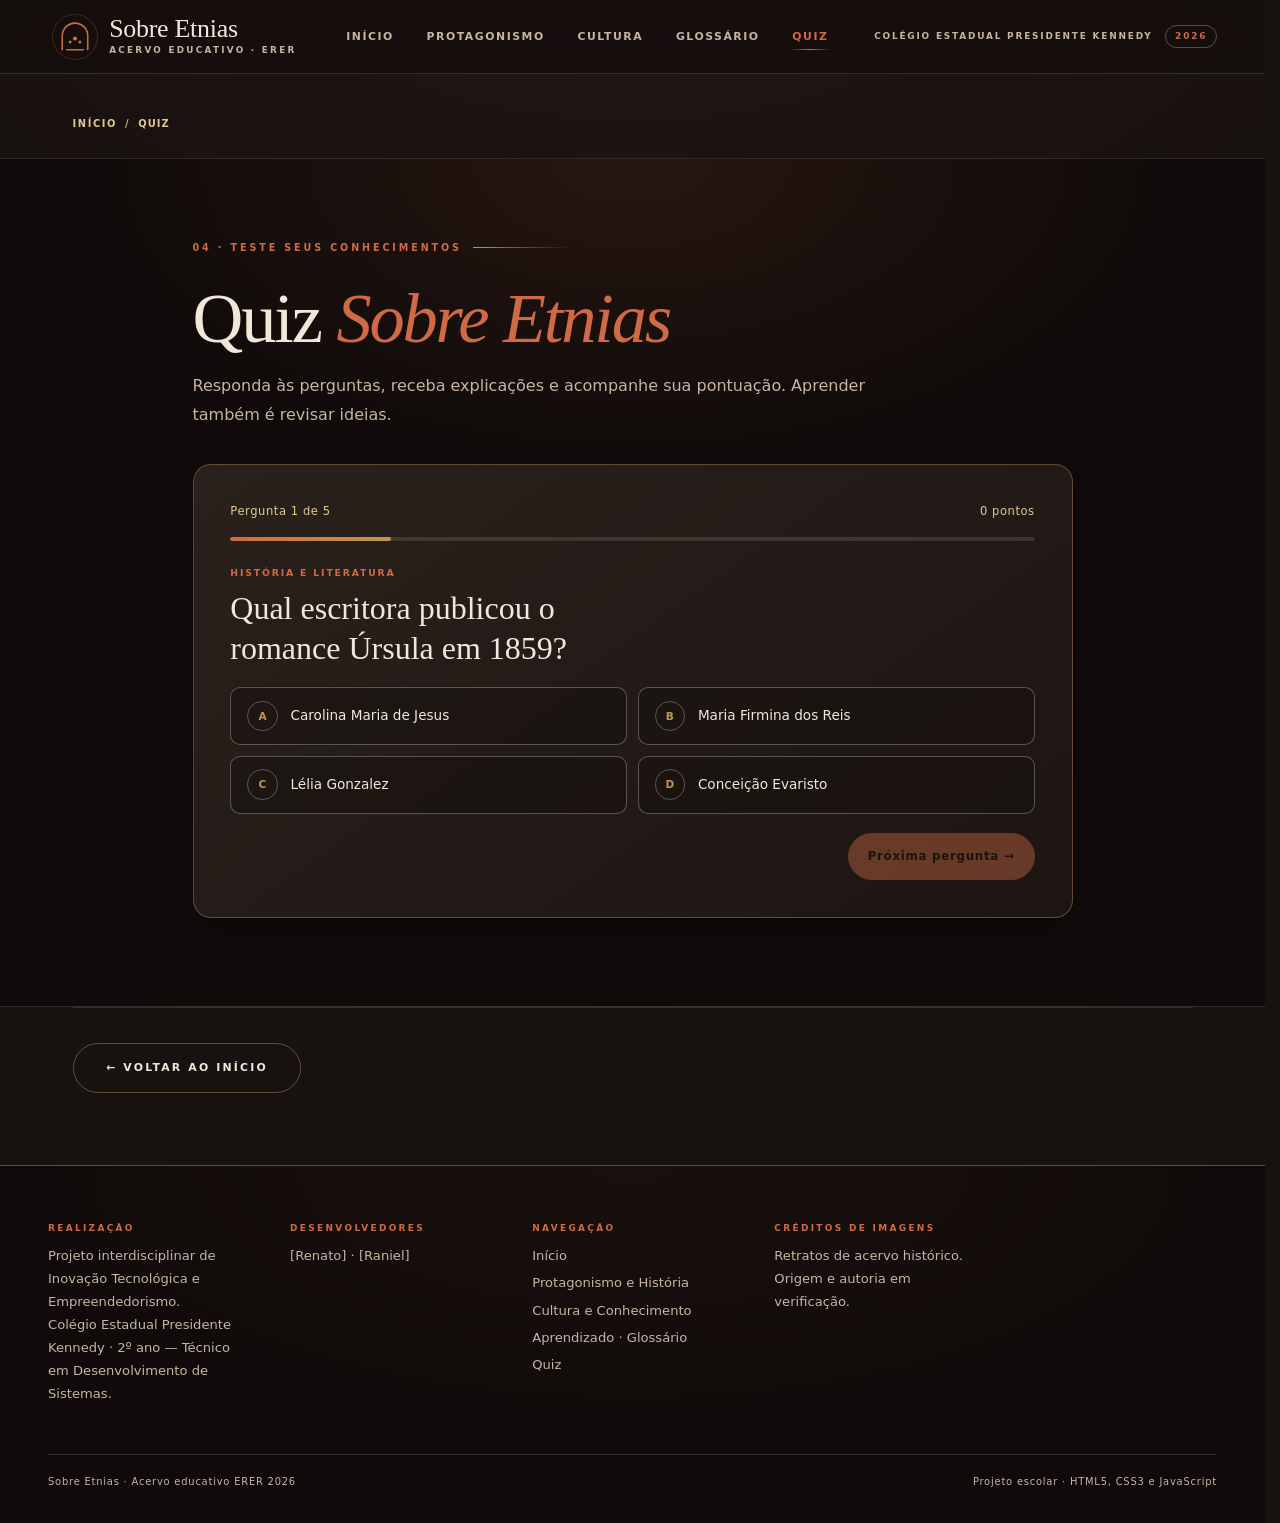
<file: quiz.html>
<!DOCTYPE html>
<html lang="pt-BR">
<head>
  <meta charset="utf-8">
  <meta name="viewport" content="width=device-width, initial-scale=1">
  <title>Quiz — Sobre Etnias</title>
  <meta name="description" content="Teste seus conhecimentos no acervo educativo Sobre Etnias.">
  <meta name="theme-color" content="#171110">
  <link rel="stylesheet" href="style.css">
</head>
<body>
  <div class="pagina revelada" id="pagina">

    <a class="pular-conteudo" href="#conteudo">Ir para o conteúdo</a>

    <header class="cabecalho">
      <a class="assinatura" href="index.html" aria-label="Sobre Etnias — ir para o início">
        <span class="assinatura__simbolo" aria-hidden="true">
          <svg viewBox="0 0 48 48" width="46" height="46" role="presentation" focusable="false">
            <path d="M7 41V22.5a17 17 0 0 1 34 0V41" fill="none" stroke="currentColor" stroke-width="2.1" stroke-linecap="round"/>
            <path d="M13 41h22" fill="none" stroke="currentColor" stroke-width="2.1" stroke-linecap="round"/>
            <circle cx="17.5" cy="30.5" r="2" fill="currentColor"/>
            <circle cx="24" cy="26" r="2.8" fill="currentColor"/>
            <circle cx="30.5" cy="30.5" r="2" fill="currentColor"/>
          </svg>
        </span>
        <div class="assinatura__texto">
          <h1 class="assinatura__nome">Sobre Etnias</h1>
          <p class="assinatura__descritor">Acervo educativo · ERER</p>
        </div>
      </a>
      <nav class="menu-principal" aria-label="Navegação principal">
        <a class="menu-principal__link" href="index.html">Início</a>
        <a class="menu-principal__link" href="protagonismo.html">Protagonismo</a>
        <a class="menu-principal__link" href="cultura.html">Cultura</a>
        <a class="menu-principal__link" href="glossario.html">Glossário</a>
        <a class="menu-principal__link" href="quiz.html" aria-current="page">Quiz</a>
      </nav>
      <p class="cabecalho__meta">Colégio Estadual Presidente Kennedy<span class="cabecalho__ano">2026</span></p>
    </header>
<main id="conteudo" class="pagina-interna" tabindex="-1">
      <nav class="rotulo" aria-label="Trilha de navegação"><a href="index.html">Início</a><span aria-hidden="true">/</span><span aria-current="page">Quiz</span></nav>
      <section class="secao-acervo secao-acervo--quiz" id="quiz" aria-labelledby="titulo-quiz">
        <div class="secao-cabecalho"><p class="rotulo">04 · Teste seus conhecimentos</p><h2 class="secao-titulo" id="titulo-quiz">Quiz <em>Sobre Etnias</em></h2><p class="secao-intro">Responda às perguntas, receba explicações e acompanhe sua pontuação. Aprender também é revisar ideias.</p></div>
        <div class="quiz-caixa" id="quiz-caixa">
          <div class="quiz-topo"><span id="quiz-progresso">Pergunta 1 de 5</span><span id="quiz-pontos">0 pontos</span></div>
          <div class="quiz-barra" id="quiz-barra" role="progressbar" aria-label="Progresso do quiz" aria-valuemin="0" aria-valuemax="100" aria-valuenow="20"><span id="quiz-barra-progresso"></span></div>
          <p class="quiz-categoria" id="quiz-categoria">HISTÓRIA E LITERATURA</p>
          <h3 class="quiz-pergunta" id="quiz-pergunta" tabindex="-1">Qual escritora publicou o romance Úrsula em 1859?</h3>
          <div class="quiz-opcoes" id="quiz-opcoes"><button class="quiz-opcao" type="button" data-opcao="0"><span class="quiz-opcao__letra" aria-hidden="true">A</span><span class="quiz-opcao__texto">Carolina Maria de Jesus</span></button><button class="quiz-opcao" type="button" data-opcao="1"><span class="quiz-opcao__letra" aria-hidden="true">B</span><span class="quiz-opcao__texto">Maria Firmina dos Reis</span></button><button class="quiz-opcao" type="button" data-opcao="2"><span class="quiz-opcao__letra" aria-hidden="true">C</span><span class="quiz-opcao__texto">Lélia Gonzalez</span></button><button class="quiz-opcao" type="button" data-opcao="3"><span class="quiz-opcao__letra" aria-hidden="true">D</span><span class="quiz-opcao__texto">Conceição Evaristo</span></button></div>
          <div class="quiz-feedback" id="quiz-feedback" role="status" aria-live="polite" hidden></div>
          <div class="quiz-acoes"><button class="botao-quiz" id="quiz-proximo" type="button" disabled>Próxima pergunta →</button></div>
        </div>
      </section>
      <div class="navegacao-paginas">
          <a class="botao botao--fantasma botao--voltar" href="index.html">← Voltar ao início</a>
        </div>
    </main>
    <footer class="rodape">
      <div class="rodape__bloco">
        <p class="rodape__titulo">Realização</p>
        <p class="rodape__texto">
          Projeto interdisciplinar de Inovação Tecnológica e Empreendedorismo.<br>
          Colégio Estadual Presidente Kennedy · 2º ano — Técnico em Desenvolvimento de Sistemas.
        </p>
      </div>
      <div class="rodape__bloco">
        <p class="rodape__titulo">Desenvolvedores</p>
        <p class="rodape__texto">[Renato] · [Raniel]</p>
      </div>
      <div class="rodape__bloco">
        <p class="rodape__titulo">Navegação</p>
        <ul class="rodape__links">
          <li><a href="index.html">Início</a></li>
          <li><a href="protagonismo.html">Protagonismo e História</a></li>
          <li><a href="cultura.html">Cultura e Conhecimento</a></li>
          <li><a href="glossario.html">Aprendizado · Glossário</a></li>
          <li><a href="quiz.html">Quiz</a></li>
        </ul>
      </div>
      <div class="rodape__bloco">
        <p class="rodape__titulo">Créditos de imagens</p>
        <p class="rodape__texto">
          Retratos de acervo histórico. Origem e autoria em verificação.
        </p>
      </div>
      <div class="rodape__base">
        <p>Sobre Etnias · Acervo educativo ERER 2026</p>
        <p>Projeto escolar · HTML5, CSS3 e JavaScript</p>
      </div>
    </footer>
  </div>
  <script src="script.js" defer></script>
</body>
</html>
</file>
<file: style.css>
/* ============================================================
   SOBRE ETNIAS — folha de estilo
   Projeto ERER · Colégio Estadual Presidente Kennedy
   ------------------------------------------------------------
   1. Tokens de design
   2. Base e acessibilidade
   3. Abertura do fólio (etapa 1)
   4. Tela de entrada (layout)
   5. Tela de entrada (movimento)
   6. Cabeçalho, navegação e página
   7. Conteúdo do acervo
   8. Animações de ponteiro (hover)
   9. Responsivo
   10. Movimento reduzido
   ============================================================ */

/* ------------------------------------------------------------
   1. TOKENS
   ------------------------------------------------------------ */
:root {
  /* Cores — paleta editorial e cultural, tema escuro e sóbrio */
  --cor-fundo:        #171110;  /* marrom-carvão (fundo principal) */
  --cor-fundo-alto:   #221A16;  /* luz do gradiente */
  --cor-fundo-baixo:  #100B0A;  /* sombra / rodapé */
  --cor-superficie:   #2A211C;
  --cor-texto:        #F2E8D9;  /* creme (texto principal) */
  --cor-texto-suave:  #C7B5A1;  /* areia (texto secundário) */
  --cor-destaque:     #CE6A45;  /* terracota sóbria, clareada para o escuro */
  --cor-destaque-esc: #A9502C;  /* terracota profunda (estados) */
  --cor-ouro:         #C09555;  /* ouro queimado */
  --cor-ouro-claro:   #E0C892;
  --cor-verde:        #2C6152;
  --cor-verde-claro:  #8FCBAF;
  --cor-linha:        rgba(242, 232, 217, .14);
  --cor-linha-forte:  rgba(242, 232, 217, .30);

  /* Tipografia */
  --fonte-titulo: "Bodoni MT", Didot, "Playfair Display", Georgia, "Times New Roman", serif;
  --fonte-corpo:  "Segoe UI", system-ui, -apple-system, "Helvetica Neue", Arial, sans-serif;

  /* Medidas */
  --gutter: clamp(1.1rem, 4vw, 3rem);
  --raio-arco: 999px 999px 10px 10px;

  /* Sombras — base preta, para leitura no fundo escuro */
  --sombra-baixa: 0 1px 2px rgba(0, 0, 0, .45), 0 16px 36px -22px rgba(0, 0, 0, .9);
  --sombra-alta:  0 2px 5px rgba(0, 0, 0, .5), 0 36px 68px -30px rgba(0, 0, 0, .95);

  /* Movimento */
  --ease-saida:   cubic-bezier(.19, 1, .22, 1);
  --ease-cortina: cubic-bezier(.76, 0, .24, 1);
  --ease-folha:   cubic-bezier(.55, .06, .26, 1);

  /* Textura de papel (SVG embutido, sem dependência externa) */
  --grao: url("data:image/svg+xml,%3Csvg xmlns='http://www.w3.org/2000/svg' width='160' height='160'%3E%3Cfilter id='g'%3E%3CfeTurbulence type='fractalNoise' baseFrequency='0.85' numOctaves='4' stitchTiles='stitch'/%3E%3C/filter%3E%3Crect width='160' height='160' filter='url(%23g)'/%3E%3C/svg%3E");
}

/* ------------------------------------------------------------
   2. BASE
   ------------------------------------------------------------ */
*,
*::before,
*::after { box-sizing: border-box; }

html {
  -webkit-text-size-adjust: 100%;
  scrollbar-gutter: stable;
  scroll-behavior: smooth;
  color-scheme: dark;
}

body {
  margin: 0;
  background: var(--cor-fundo);
  color: var(--cor-texto);
  font-family: var(--fonte-corpo);
  font-size: clamp(1rem, .96rem + .2vw, 1.075rem);
  line-height: 1.65;
  overflow-x: clip;
  -webkit-font-smoothing: antialiased;
  text-rendering: optimizeLegibility;
}

body.travado { overflow: hidden; }

img { max-width: 100%; height: auto; }

p { margin: 0 0 1em; }

a { color: inherit; }

button, input, select, textarea { font-family: inherit; }

/* Alvos de toque confortáveis e sem realce nativo no celular */
button, a { -webkit-tap-highlight-color: transparent; }

/* Seleção de texto legível sobre terracota */
::selection {
  background: rgba(206, 106, 69, .42);
  color: var(--cor-texto);
}

/* Foco visível e consistente em toda a aplicação */
:where(a, button, input, select, textarea, summary, [tabindex]):focus-visible {
  outline: 2px solid var(--cor-destaque);
  outline-offset: 3px;
  border-radius: 3px;
}

/* A entrada (etapa 2) só entra em cena quando o fólio termina de
   abrir. Até lá, as animações ficam paradas no primeiro quadro. */
.entrada:not(.is-pronta) .entrada__conteudo,
.entrada:not(.is-pronta) .entrada__conteudo *,
.entrada:not(.is-pronta) .marca__anel::after {
  animation-play-state: paused;
}

/* ------------------------------------------------------------
   3. ABERTURA DO FÓLIO — ETAPA 1
   ------------------------------------------------------------ */
/* Palco do fólio — fundo opaco que cobre a entrada até a abertura */
.folio {
  position: absolute;
  inset: 0;
  z-index: 6;
  display: grid;
  place-items: center;
  padding: clamp(.75rem, 3vh, 2.25rem) var(--gutter);
  overflow: hidden;
  background:
    radial-gradient(115% 90% at 50% 36%,
      #251B16 0%,
      var(--cor-fundo) 54%,
      var(--cor-fundo-baixo) 100%);
  perspective: 3000px;
  perspective-origin: 50% 44%;
  cursor: pointer;
  transition:
    opacity .55s ease,
    filter .55s ease,
    transform .55s var(--ease-saida);
}

.folio[hidden] { display: none; }

.folio.is-fora {
  opacity: 0;
  filter: blur(4px);
  transform: scale(1.035);
  pointer-events: none;
}

/* O volume fechado nasce centralizado; ao abrir, o espalhamento
   (duas páginas) desliza para o centro da tela. */
.folio__cena {
  position: relative;
  width: min(92vw, 980px, 118vh);
  aspect-ratio: 3 / 2;
  translate: -25% 0;
  transform-style: preserve-3d;
  opacity: 0;
  animation: folio-surge .7s var(--ease-saida) .05s forwards;
  transition: translate 1.05s var(--ease-saida);
}

.folio.is-abrindo .folio__cena { translate: 0 0; }

@keyframes folio-surge {
  from { opacity: 0; }
  to   { opacity: 1; }
}

.folio__volume {
  position: absolute;
  inset: 0;
  transform-style: preserve-3d;
}

/* Página direita — o miolo que fica exposto */
.folio__pagina--dir {
  position: absolute;
  top: 0;
  bottom: 0;
  left: 50%;
  width: 50%;
  overflow: hidden;
  border-radius: 0 5px 5px 0;
  background:
    radial-gradient(120% 100% at 76% 10%,
      #2B211A 0%,
      #201812 58%,
      #18120F 100%);
  box-shadow:
    inset 0 0 0 1px rgba(192, 149, 85, .22),
    inset 0 0 46px rgba(0, 0, 0, .45),
    0 30px 60px -30px rgba(0, 0, 0, .95);
}

/* Sombra da lombada, à esquerda da página direita */
.folio__pagina--dir::before {
  content: "";
  position: absolute;
  inset: 0 auto 0 0;
  width: 22%;
  z-index: 3;
  background: linear-gradient(90deg,
      rgba(0, 0, 0, .66),
      rgba(0, 0, 0, .18) 56%,
      transparent);
  pointer-events: none;
}

/* ------------------------------------------------------------
   As duas folhas
   ------------------------------------------------------------ */
.folio__folha {
  position: absolute;
  top: 0;
  bottom: 0;
  left: 50%;
  width: 50%;
  transform-origin: left center;
  transform-style: preserve-3d;
  transition: transform .85s var(--ease-folha);
  will-change: transform;
}

/* z próprio de cada folha: capa na frente quando fechada,
   guarda na frente depois de virada */
.folio__folha--guarda { transform: translateZ(3px) rotateY(0deg); }
.folio__folha--capa   { transform: translateZ(6px) rotateY(0deg); }

.folio.is-abrindo .folio__folha--capa {
  transform: translateZ(2px) rotateY(-180deg);
}

.folio.is-virando .folio__folha--guarda {
  transform: translateZ(6px) rotateY(-180deg);
}

.folio__face {
  position: absolute;
  inset: 0;
  overflow: hidden;
  -webkit-backface-visibility: hidden;
  backface-visibility: hidden;
}

.folio__face--frente { border-radius: 0 5px 5px 0; }
.folio__face--verso  { transform: rotateY(180deg); border-radius: 5px 0 0 5px; }

/* ------------------------------------------------------------
   Capa (couro e ouro)
   ------------------------------------------------------------ */
.folio__folha--capa .folio__face--frente {
  display: flex;
  flex-direction: column;
  align-items: center;
  justify-content: center;
  gap: clamp(.45rem, 1.6vh, 1.05rem);
  padding: 9%;
  text-align: center;
  border-radius: 3px 6px 6px 3px;
  background:
    radial-gradient(120% 90% at 32% 18%,
      #3A2A20 0%,
      #251A14 46%,
      #170F0C 100%);
  box-shadow:
    inset 0 0 0 1px rgba(192, 149, 85, .26),
    inset 0 0 80px rgba(0, 0, 0, .7),
    0 30px 60px -26px rgba(0, 0, 0, .95);
}

/* Lombada */
.folio__folha--capa .folio__face--frente::before {
  content: "";
  position: absolute;
  inset: 0 auto 0 0;
  width: 8%;
  background: linear-gradient(90deg,
      rgba(0, 0, 0, .62),
      rgba(0, 0, 0, .16) 62%,
      transparent);
  box-shadow: inset -1px 0 0 rgba(192, 149, 85, .22);
}

/* Corte das páginas (fore-edge) */
.folio__folha--capa .folio__face--frente::after {
  content: "";
  position: absolute;
  inset: 1.5% 0 1.5% auto;
  width: 4px;
  opacity: .55;
  background: repeating-linear-gradient(
    to bottom,
    rgba(242, 232, 217, .38) 0 1px,
    rgba(242, 232, 217, .04) 1px 3px);
}

.capa__emblema {
  display: grid;
  place-items: center;
  width: clamp(46px, 8.5vh, 72px);
  aspect-ratio: 1;
  border: 1px solid rgba(192, 149, 85, .45);
  border-radius: 50%;
  color: var(--cor-ouro-claro);
  box-shadow:
    inset 0 0 0 1px rgba(0, 0, 0, .4),
    0 0 26px rgba(192, 149, 85, .12);
}

.capa__emblema svg { width: 56%; height: 56%; }

.capa__titulo {
  display: flex;
  flex-direction: column;
  align-items: center;
  font-family: var(--fonte-titulo);
  font-size: clamp(1.5rem, 4.4vh, 2.8rem);
  line-height: .94;
  letter-spacing: -.02em;
  color: var(--cor-texto);
}

.capa__titulo em {
  font-style: italic;
  color: var(--cor-ouro-claro);
}

.capa__filete {
  width: clamp(56px, 26%, 128px);
  height: 1px;
  background: linear-gradient(90deg, transparent, var(--cor-ouro), transparent);
}

.capa__selo {
  font-size: clamp(.44rem, 1vh, .6rem);
  font-weight: 600;
  letter-spacing: .26em;
  text-transform: uppercase;
  color: var(--cor-texto-suave);
}

/* ------------------------------------------------------------
   Folha de guarda (página de rosto)
   ------------------------------------------------------------ */
.folio__folha--guarda .folio__face--frente {
  display: flex;
  flex-direction: column;
  align-items: center;
  justify-content: center;
  gap: clamp(.4rem, 1.4vh, .9rem);
  padding: 8%;
  text-align: center;
  border-radius: 3px 5px 5px 3px;
  background: radial-gradient(120% 100% at 26% 16%,
      #2A211A 0%,
      #201812 56%,
      #191310 100%);
  box-shadow:
    inset 0 0 0 1px rgba(192, 149, 85, .16),
    inset 0 0 60px rgba(0, 0, 0, .55);
}

.guarda__marca {
  font-family: var(--fonte-titulo);
  font-size: clamp(.85rem, 2.5vh, 1.45rem);
  letter-spacing: .02em;
  color: var(--cor-texto);
}

.guarda__filete {
  width: clamp(46px, 42%, 118px);
  height: 1px;
  background: linear-gradient(90deg, transparent, rgba(192, 149, 85, .7), transparent);
}

.guarda__lema {
  font-size: clamp(.4rem, .9vh, .54rem);
  font-weight: 600;
  letter-spacing: .22em;
  text-transform: uppercase;
  color: var(--cor-texto-suave);
}

/* Guarda-verso = página esquerda do espalhamento */
.folio__folha--guarda .folio__face--verso {
  background: radial-gradient(120% 100% at 70% 14%,
      #2A211A 0%,
      #201812 58%,
      #18120F 100%);
  box-shadow:
    inset 0 0 0 1px rgba(192, 149, 85, .22),
    inset 0 0 46px rgba(0, 0, 0, .45);
}

/* Sombra da lombada, à direita da página esquerda */
.folio__folha--guarda .folio__face--verso::after {
  content: "";
  position: absolute;
  inset: 0 0 0 auto;
  width: 22%;
  z-index: 3;
  background: linear-gradient(270deg,
      rgba(0, 0, 0, .62),
      rgba(0, 0, 0, .16) 56%,
      transparent);
  pointer-events: none;
}

/* Verso da capa — guarda interna com moldura discreta */
.folio__folha--capa .folio__face--verso {
  background: radial-gradient(120% 100% at 30% 18%,
      #241B15 0%,
      #1B1410 62%,
      #150F0C 100%);
  box-shadow: inset 0 0 0 1px rgba(192, 149, 85, .1);
}

.folio__folha--capa .folio__face--verso::before {
  content: "";
  position: absolute;
  inset: 6%;
  border: 1px solid rgba(192, 149, 85, .14);
}

/* ------------------------------------------------------------
   Prancha — o retrato impresso em cada página
   ------------------------------------------------------------ */
.prancha {
  position: absolute;
  inset: 0;
  display: grid;
  grid-template-rows: minmax(0, 1fr) auto;
  gap: clamp(.28rem, 1.1vh, .75rem);
  margin: 0;
  padding: clamp(.55rem, 2.4vh, 1.7rem) clamp(.5rem, 2.2vw, 1.5rem);
}

.prancha__moldura {
  position: relative;
  justify-self: stretch;
  width: 100%;
  min-height: 0;
  overflow: hidden;
  border-radius: 2px;
  background: var(--cor-superficie);
  box-shadow:
    inset 0 0 0 1px rgba(192, 149, 85, .42),
    0 14px 30px -18px rgba(0, 0, 0, .9);
}

.prancha__img {
  display: block;
  width: 100%;
  height: 100%;
  object-fit: cover;
  object-position: 50% 22%;
  filter: grayscale(1) sepia(.45) contrast(1.02) brightness(.9);
}

.prancha__tinta {
  position: absolute;
  inset: 0;
  background: linear-gradient(160deg, rgba(206, 106, 69, .48), rgba(44, 97, 82, .34));
  mix-blend-mode: multiply;
  opacity: .3;
  pointer-events: none;
}

.prancha__legenda {
  display: grid;
  justify-items: center;
  gap: .08rem;
  text-align: center;
  font-size: .52rem;
  letter-spacing: .18em;
  text-transform: uppercase;
  line-height: 1.4;
  color: var(--cor-texto-suave);
  opacity: 0;
  transform: translateY(6px);
  transition: opacity .6s ease, transform .6s var(--ease-saida);
}

.folio.is-aberto .prancha__legenda {
  opacity: 1;
  transform: none;
}

.prancha__nome {
  font-family: var(--fonte-titulo);
  font-style: italic;
  font-size: clamp(.82rem, 2.1vh, 1.18rem);
  letter-spacing: .01em;
  text-transform: none;
  color: var(--cor-texto);
}

.prancha__nota {
  font-size: clamp(.4rem, .95vh, .52rem);
  letter-spacing: .12em;
}

/* ------------------------------------------------------------
   4. TELA DE ENTRADA — LAYOUT
   ------------------------------------------------------------ */
.entrada {
  position: fixed;
  inset: 0;
  z-index: 100;
  display: grid;
  place-items: center;
  padding: clamp(1.25rem, 4vh, 3rem) var(--gutter);
  overflow: hidden;
  isolation: isolate;
}

/* O diálogo recebe foco programático apenas para anunciar a tela
   ao leitor de tela; o anel de foco não é necessário aqui. */
.entrada:focus { outline: none; }

.entrada[hidden] { display: none; }

/* Painéis da cortina. O gradiente é desenhado em escala de viewport
   inteira e recortado em cada metade, para que as duas se encontrem
   sem emenda no centro. */
.entrada__painel {
  position: absolute;
  top: 0;
  bottom: 0;
  width: calc(50% + 1px);
  background-color: var(--cor-fundo);
  background-image: radial-gradient(125% 95% at 50% 6%,
      var(--cor-fundo-alto) 0%,
      var(--cor-fundo) 44%,
      var(--cor-fundo-baixo) 100%);
  background-size: 100vw 100vh;
  background-repeat: no-repeat;
  will-change: transform;
}

.entrada__painel--esq {
  left: 0;
  background-position: left top;
}

.entrada__painel--dir {
  right: 0;
  background-position: right top;
}

/* Fio de ouro na emenda central */
.entrada__painel--esq::after {
  content: "";
  position: absolute;
  top: 8%;
  bottom: 8%;
  right: 0;
  width: 1px;
  background: linear-gradient(to bottom,
      transparent,
      rgba(192, 149, 85, .55) 22%,
      rgba(192, 149, 85, .55) 78%,
      transparent);
}

.entrada__conteudo {
  position: relative;
  z-index: 2;
  width: min(1180px, 100%);
  display: grid;
  grid-template-columns: auto minmax(0, 1fr) auto;
  grid-template-areas:
    "selo  selo  selo"
    "esq   marca dir"
    "acoes acoes acoes";
  align-items: center;
  justify-items: center;
  row-gap: clamp(1rem, 3vh, 2.4rem);
  column-gap: clamp(1rem, 4vw, 3.2rem);
  text-align: center;
}

/* Selo institucional */
.entrada__selo {
  grid-area: selo;
  display: flex;
  align-items: center;
  justify-content: center;
  gap: .65rem;
  margin: 0;
  font-size: clamp(.58rem, .52rem + .28vw, .7rem);
  font-weight: 600;
  letter-spacing: .26em;
  text-transform: uppercase;
  color: var(--cor-destaque);
  opacity: 0;
  animation: surgir .9s var(--ease-saida) .05s forwards;
}

.entrada__selo-sep { color: var(--cor-ouro); }

.entrada__selo span:first-child::before,
.entrada__selo span:last-child::after {
  content: "";
  display: inline-block;
  width: clamp(18px, 3vw, 46px);
  height: 1px;
  margin-inline: .65rem;
  vertical-align: middle;
  background: linear-gradient(90deg, transparent, var(--cor-ouro));
}

.entrada__selo span:last-child::after {
  background: linear-gradient(90deg, var(--cor-ouro), transparent);
}

/* Assinatura tipográfica */
.marca {
  grid-area: marca;
  position: relative;
  display: grid;
  justify-items: center;
  gap: .55rem;
  padding-block: .35rem;
}

.marca__anel {
  position: absolute;
  top: 50%;
  left: 50%;
  width: clamp(280px, 40vw, 520px);
  aspect-ratio: 1;
  translate: -50% -50%;
  border: 1px solid rgba(192, 149, 85, .3);
  border-radius: 50%;
  opacity: 0;
  animation: surgir 1.6s ease-out .15s forwards;
  pointer-events: none;
}

.marca__anel::before {
  content: "";
  position: absolute;
  inset: 11%;
  border: 1px solid var(--cor-linha);
  border-radius: 50%;
}

.marca__anel::after {
  content: "";
  position: absolute;
  inset: 24%;
  border: 1px dashed rgba(192, 149, 85, .28);
  border-radius: 50%;
  animation: girar 90s linear infinite;
}

.marca__titulo {
  position: relative;
  margin: 0;
  font-family: var(--fonte-titulo);
  font-weight: 400;
  font-size: clamp(3.1rem, 10.5vw, 8.25rem);
  line-height: .88;
  letter-spacing: -.025em;
  text-align: center;
}

/* Máscara de cada linha — as letras sobem por trás dela */
.marca__linha {
  display: block;
  overflow: hidden;
  padding-block: .045em;
  perspective: 700px;
}

.marca__linha--destaque {
  color: var(--cor-destaque);
  font-style: italic;
}

.letra {
  display: inline-block;
  transform-origin: 50% 100%;
  opacity: 0;
  transform: translateY(112%) rotateX(-58deg);
  animation: letra-sobe .98s var(--ease-saida) forwards;
  animation-delay: calc(var(--i) * 40ms + .1s);
  will-change: transform, opacity;
}

.marca__filete {
  display: block;
  width: min(230px, 56%);
  height: 1px;
  margin-top: .2rem;
  background: linear-gradient(90deg, transparent, var(--cor-ouro), transparent);
  transform: scaleX(0);
  animation: filete-abre .95s var(--ease-saida) .72s forwards;
}

.marca__lema {
  margin: 0;
  font-size: clamp(.58rem, .52rem + .26vw, .7rem);
  font-weight: 600;
  letter-spacing: .34em;
  text-transform: uppercase;
  color: var(--cor-texto-suave);
  opacity: 0;
  animation: surgir .9s var(--ease-saida) .82s forwards;
}

/* Palco 3D dos retratos.
   .palco usa display:contents para que os retratos ocupem as áreas
   "esq" e "dir" do grid da entrada. A perspectiva é aplicada no
   próprio retrato, junto com a rotação de paralaxe. */
.palco { display: contents; }

.retrato {
  margin: 0;
  width: clamp(132px, 16.5vw, 226px);
  display: grid;
  gap: .7rem;
  justify-items: center;
  translate: 0 var(--deslocamento, 0);
  /* Paralaxe 3D — variáveis escritas pelo JS (script.js) */
  transform:
    perspective(1400px)
    rotateY(calc(var(--px, 0) * 7deg))
    rotateX(calc(var(--py, 0) * -5deg))
    translateZ(calc(var(--dz, 0) * 11px));
  transition: transform .55s var(--ease-saida);
  will-change: transform;
}

.retrato--esq {
  grid-area: esq;
  --deslocamento: 14px;
}

.retrato--dir {
  grid-area: dir;
  --deslocamento: -10px;
}

.retrato__quadro {
  position: relative;
  width: 100%;
  aspect-ratio: 3 / 4;
  border-radius: var(--raio-arco);
  overflow: hidden;
  background: var(--cor-superficie);
  box-shadow: inset 0 0 0 1px rgba(242, 232, 217, .10), var(--sombra-alta);
  outline: 1px solid rgba(192, 149, 85, .45);
  outline-offset: 7px;
}

.retrato--esq .retrato__quadro {
  animation: retrato-entra 1.2s var(--ease-saida) .5s both;
}

.retrato--dir .retrato__quadro {
  animation: retrato-entra 1.2s var(--ease-saida) .6s both;
}

.retrato__img {
  display: block;
  width: 100%;
  height: 100%;
  object-fit: cover;
  object-position: 50% 26%;
  filter: grayscale(1) sepia(.42) contrast(1.03) brightness(.96);
  animation: revelar-foto 2.2s ease-out .62s forwards;
  transition: transform .7s var(--ease-saida);
  transform-origin: 50% 30%;
}

/* Véu terracota — dá o tom duotônico do retrato */
.retrato__tinta {
  position: absolute;
  inset: 0;
  background: linear-gradient(160deg, rgba(206, 106, 69, .5), rgba(44, 97, 82, .38));
  mix-blend-mode: multiply;
  opacity: .34;
  animation: tinta-sai 2.2s ease-out .62s forwards;
  pointer-events: none;
}

.retrato__legenda {
  display: grid;
  gap: .12rem;
  width: 100%;
  font-size: .56rem;
  letter-spacing: .2em;
  text-transform: uppercase;
  color: var(--cor-texto-suave);
  line-height: 1.45;
}

.retrato__nome {
  font-family: var(--fonte-titulo);
  font-style: italic;
  font-size: clamp(.92rem, .86rem + .3vw, 1.06rem);
  letter-spacing: .01em;
  text-transform: none;
  color: var(--cor-texto);
}

.retrato__detalhe {
  display: block;
  margin-inline: auto;
  font-size: .53rem;
  letter-spacing: .13em;
}

/* Ações */
.entrada__acoes {
  grid-area: acoes;
  display: grid;
  gap: .55rem;
  justify-items: center;
  margin-top: clamp(.4rem, 1.6vh, 1rem);
  opacity: 0;
  /* Fora da árvore de foco até o fólio terminar de abrir */
  visibility: hidden;
  animation: surgir .9s var(--ease-saida) 1.05s forwards;
}

.entrada.is-pronta .entrada__acoes { visibility: visible; }

.botao {
  position: relative;
  display: inline-flex;
  align-items: center;
  gap: .8rem;
  padding: 1.02rem 2.1rem;
  border: 0;
  border-radius: 999px;
  background: var(--cor-texto);
  color: var(--cor-fundo);
  font-family: inherit;
  font-size: .72rem;
  font-weight: 600;
  letter-spacing: .2em;
  text-transform: uppercase;
  cursor: pointer;
  overflow: hidden;
  box-shadow: var(--sombra-baixa);
  transition: transform .4s var(--ease-saida),
              box-shadow .4s var(--ease-saida);
  -webkit-tap-highlight-color: transparent;
}

.botao::before {
  content: "";
  position: absolute;
  inset: 0;
  background: var(--cor-destaque);
  transform: translateY(101%);
  transition: transform .45s var(--ease-cortina);
}

.botao > * { position: relative; }

.botao__seta { transition: transform .4s var(--ease-saida); }

.botao:hover {
  transform: translateY(-2px);
  box-shadow: var(--sombra-alta);
}

.botao:hover::before { transform: translateY(0); }
.botao:hover .botao__seta { transform: translateX(5px); }

.botao:active {
  transform: translateY(0) scale(.985);
}

.pular {
  padding: .45rem .2rem;
  border: 0;
  border-bottom: 1px solid transparent;
  background: none;
  color: var(--cor-texto-suave);
  font-family: inherit;
  font-size: .6rem;
  letter-spacing: .22em;
  text-transform: uppercase;
  cursor: pointer;
  transition: color .3s, border-color .3s;
}

.pular:hover {
  color: var(--cor-texto);
  border-bottom-color: var(--cor-ouro);
}

/* Grão de papel por cima de tudo, inclusive do fólio */
.entrada__grao {
  position: absolute;
  inset: 0;
  z-index: 9;
  background-image: var(--grao);
  background-size: 160px 160px;
  opacity: .06;
  mix-blend-mode: screen;
  pointer-events: none;
  transition: opacity .4s ease;
}

/* ------------------------------------------------------------
   5. TELA DE ENTRADA — MOVIMENTO (chaves)
   ------------------------------------------------------------ */
@keyframes letra-sobe {
  0%   { opacity: 0; transform: translateY(112%) rotateX(-58deg); }
  55%  { opacity: 1; }
  100% { opacity: 1; transform: translateY(0) rotateX(0deg); }
}

@keyframes surgir {
  from { opacity: 0; transform: translateY(10px); }
  to   { opacity: 1; transform: translateY(0); }
}

@keyframes filete-abre {
  from { transform: scaleX(0); opacity: 0; }
  to   { transform: scaleX(1); opacity: 1; }
}

@keyframes retrato-entra {
  0% {
    opacity: 0;
    transform: translateY(52px) scale(.94);
    filter: blur(6px);
  }
  100% {
    opacity: 1;
    transform: translateY(0) scale(1);
    filter: blur(0);
  }
}

@keyframes revelar-foto {
  from { filter: grayscale(1) sepia(.55) contrast(.96) brightness(.88); }
  to   { filter: grayscale(.55) sepia(.14) contrast(1.05) brightness(.96); }
}

@keyframes tinta-sai {
  from { opacity: .5; }
  to   { opacity: .14; }
}

@keyframes girar {
  to { rotate: 360deg; }
}

/* Saída — cortina se abre */
.entrada__painel {
  transition: transform .9s var(--ease-cortina);
}

.entrada.is-saindo .entrada__conteudo {
  animation: conteudo-sai .42s cubic-bezier(.55, 0, .85, .3) forwards;
}

.entrada.is-saindo .entrada__grao { opacity: 0; }

.entrada.is-saindo .entrada__painel--esq { transform: translate3d(-101%, 0, 0); }
.entrada.is-saindo .entrada__painel--dir { transform: translate3d(101%, 0, 0); }

@keyframes conteudo-sai {
  to {
    opacity: 0;
    transform: translateY(-14px) scale(.985);
    filter: blur(3px);
  }
}

/* ------------------------------------------------------------
   6. CABEÇALHO, NAVEGAÇÃO E PÁGINA
   ------------------------------------------------------------ */
.pagina {
  position: relative;
  display: flex;
  flex-direction: column;
  min-height: 100dvh;
  background:
    radial-gradient(ellipse 90% 40% at 50% -6%, rgba(206, 106, 69, .07), transparent 70%),
    transparent;
}

/* Atalho de acessibilidade — visível apenas ao receber foco */
.pular-conteudo {
  position: fixed;
  top: .75rem;
  left: .75rem;
  z-index: 200;
  padding: .7rem 1.15rem;
  border-radius: 999px;
  background: var(--cor-texto);
  color: var(--cor-fundo);
  font-size: .68rem;
  font-weight: 700;
  letter-spacing: .16em;
  text-transform: uppercase;
  text-decoration: none;
  box-shadow: var(--sombra-alta);
  transform: translateY(-170%);
  transition: transform .35s var(--ease-saida);
}

.pular-conteudo:focus {
  transform: none;
  outline: 2px solid var(--cor-destaque);
  outline-offset: 3px;
}

/* O foco programático no main (destino do atalho) não precisa de anel */
#conteudo:focus { outline: none; }

.cabecalho {
  position: sticky;
  top: 0;
  z-index: 40;
  display: grid;
  grid-template-columns: auto minmax(0, 1fr) auto;
  align-items: center;
  gap: clamp(.7rem, 2.2vw, 2.2rem);
  padding: .7rem var(--gutter);
  border-bottom: 1px solid var(--cor-linha);
  background: rgba(20, 14, 13, .78);
  -webkit-backdrop-filter: blur(14px) saturate(130%);
  backdrop-filter: blur(14px) saturate(130%);
  transition: background .35s ease, box-shadow .35s ease;
}

.cabecalho.is-rolado {
  background: rgba(16, 11, 10, .94);
  box-shadow: 0 18px 34px -30px rgba(0, 0, 0, 1);
}

/* Assinatura / marca */
.assinatura {
  display: flex;
  align-items: center;
  gap: .7rem;
  padding: .15rem .25rem;
  border-radius: 14px;
  color: inherit;
  text-decoration: none;
}

.assinatura__simbolo {
  display: grid;
  place-items: center;
  width: 46px;
  height: 46px;
  flex: 0 0 auto;
  border: 1px solid rgba(192, 149, 85, .22);
  border-radius: 50%;
  color: var(--cor-destaque);
  transition:
    transform .55s var(--ease-saida),
    border-color .35s ease,
    background .35s ease,
    color .35s ease,
    box-shadow .35s ease;
}

.assinatura__simbolo svg {
  width: 36px;
  height: 36px;
}

.assinatura__texto { display: grid; gap: .08rem; }

.assinatura__nome {
  margin: 0;
  font-family: var(--fonte-titulo);
  font-size: 1.5rem;
  font-weight: 400;
  line-height: 1;
  letter-spacing: -.01em;
  transition: color .3s ease;
}

.assinatura__descritor {
  margin: 0;
  font-size: .55rem;
  font-weight: 600;
  letter-spacing: .26em;
  text-transform: uppercase;
  color: var(--cor-texto-suave);
}

/* Menu principal — vive dentro do cabeçalho */
.menu-principal {
  display: flex;
  align-items: center;
  justify-content: center;
  gap: .15rem;
  min-width: 0;
}

.menu-principal__link {
  position: relative;
  padding: .58rem .82rem;
  border-radius: 999px;
  color: var(--cor-texto-suave);
  font-size: .66rem;
  font-weight: 600;
  letter-spacing: .14em;
  text-transform: uppercase;
  text-decoration: none;
  white-space: nowrap;
  transition: color .25s ease, background .25s ease;
}

.menu-principal__link::after {
  content: "";
  position: absolute;
  left: 50%;
  bottom: .28rem;
  width: 0;
  height: 1px;
  translate: -50% 0;
  background: linear-gradient(90deg, transparent, var(--cor-ouro), transparent);
  transition: width .35s var(--ease-saida), background .25s ease;
}

.menu-principal__link[aria-current="page"] {
  color: var(--cor-destaque);
}

.menu-principal__link[aria-current="page"]::after {
  width: calc(100% - 1.55rem);
  background: linear-gradient(90deg, transparent, var(--cor-destaque), transparent);
}

.cabecalho__meta {
  display: flex;
  align-items: center;
  gap: .8rem;
  margin: 0;
  font-size: .56rem;
  font-weight: 600;
  letter-spacing: .2em;
  text-transform: uppercase;
  color: var(--cor-texto-suave);
  text-align: right;
}

.cabecalho__ano {
  padding: .18rem .55rem;
  border: 1px solid var(--cor-linha-forte);
  border-radius: 999px;
  color: var(--cor-destaque);
  transition: border-color .3s ease, background .3s ease, color .3s ease;
}

/* Ajuste do afastamento para âncoras sob o cabeçalho fixo */
html { scroll-padding-top: 7.6rem; }

/* Herói do início */
.heroi {
  position: relative;
  isolation: isolate;
  width: min(1080px, 100%);
  margin-inline: auto;
  padding: clamp(2.8rem, 6.5vw, 5.8rem) var(--gutter) clamp(3.2rem, 7.5vw, 6.5rem);
}

.heroi::before {
  content: "";
  position: absolute;
  z-index: -1;
  top: -14%;
  right: -8%;
  width: clamp(220px, 36vw, 460px);
  aspect-ratio: 1;
  border-radius: 50%;
  background: radial-gradient(circle, rgba(206, 106, 69, .16), transparent 66%);
  filter: blur(12px);
  pointer-events: none;
}

.rotulo {
  display: inline-flex;
  align-items: center;
  gap: .7rem;
  margin: 0 0 clamp(1rem, 2.5vw, 1.7rem);
  font-size: .6rem;
  font-weight: 600;
  letter-spacing: .3em;
  text-transform: uppercase;
  color: var(--cor-destaque);
}

.rotulo::after {
  content: "";
  width: clamp(40px, 8vw, 96px);
  height: 1px;
  background: linear-gradient(90deg, var(--cor-ouro), transparent);
}

.heroi__titulo {
  max-width: 22ch;
  margin: 0 0 clamp(1.1rem, 2.4vw, 1.8rem);
  font-family: var(--fonte-titulo);
  font-size: clamp(2.4rem, 6.2vw, 4.7rem);
  font-weight: 400;
  line-height: 1.04;
  letter-spacing: -.028em;
  text-wrap: balance;
}

.heroi__titulo em {
  color: var(--cor-destaque);
  font-style: italic;
}

.heroi__titulo:focus { outline: none; }

.heroi__texto {
  max-width: 64ch;
  margin: 0;
  font-size: clamp(.98rem, .94rem + .25vw, 1.1rem);
  line-height: 1.78;
  color: var(--cor-texto-suave);
  text-wrap: pretty;
}

.heroi__acoes {
  display: flex;
  flex-wrap: wrap;
  align-items: center;
  gap: .75rem;
  margin-top: clamp(1.6rem, 3.5vw, 2.4rem);
}

/* Índice das próximas seções */
.indice {
  margin: clamp(2.4rem, 6vw, 3.8rem) 0 0;
  padding: 0;
  list-style: none;
  border-top: 1px solid var(--cor-linha);
}

.indice__item {
  border-bottom: 1px solid var(--cor-linha);
}

.indice__link {
  position: relative;
  display: grid;
  grid-template-columns: 2.6rem minmax(0, 1fr) auto;
  gap: 1rem;
  align-items: baseline;
  padding: .95rem .35rem;
  color: inherit;
  text-decoration: none;
  transition: background .35s ease, translate .35s var(--ease-saida);
}

.indice__link::before {
  content: "";
  position: absolute;
  left: 0;
  top: 0;
  bottom: 0;
  width: 2px;
  background: linear-gradient(to bottom, var(--cor-destaque), var(--cor-ouro));
  transform: scaleY(0);
  transform-origin: top;
  transition: transform .45s var(--ease-saida);
}

.indice__numero {
  font-family: var(--fonte-titulo);
  font-style: italic;
  font-size: .95rem;
  color: var(--cor-ouro);
  transition: color .3s ease, translate .3s var(--ease-saida);
}

.indice__nome {
  font-size: clamp(.95rem, .9rem + .3vw, 1.15rem);
  letter-spacing: -.01em;
  text-wrap: balance;
  transition: color .3s ease;
}

.indice__status {
  display: inline-flex;
  align-items: center;
  gap: .45rem;
  font-size: .54rem;
  font-weight: 600;
  letter-spacing: .22em;
  text-transform: uppercase;
  color: var(--cor-texto-suave);
  transition: color .3s ease, letter-spacing .3s ease;
}

.indice__status::after {
  content: "→";
  font-size: .9em;
  letter-spacing: 0;
  color: var(--cor-destaque);
  opacity: 0;
  transform: translateX(-6px);
  transition: opacity .3s ease, transform .35s var(--ease-saida);
}

.indice__link:focus-visible {
  outline-offset: -2px;
  border-radius: 8px;
}

/* Rodapé */
.rodape {
  display: grid;
  gap: clamp(1.5rem, 4vw, 2.6rem);
  grid-template-columns: repeat(auto-fit, minmax(min(100%, 200px), 1fr));
  padding: clamp(2.2rem, 5vw, 3.4rem) var(--gutter) clamp(1.4rem, 3vw, 2rem);
  border-top: 1px solid var(--cor-linha-forte);
  background:
    radial-gradient(ellipse 80% 120% at 50% 0%, rgba(206, 106, 69, .05), transparent 60%),
    var(--cor-fundo-baixo);
  font-size: .82rem;
}

.rodape__titulo {
  margin: 0 0 .6rem;
  font-size: .56rem;
  font-weight: 700;
  letter-spacing: .26em;
  text-transform: uppercase;
  color: var(--cor-destaque);
}

.rodape__texto {
  margin: 0;
  max-width: 34ch;
  line-height: 1.75;
  color: var(--cor-texto-suave);
}

.rodape__links {
  display: grid;
  gap: .35rem;
  margin: 0;
  padding: 0;
  list-style: none;
}

.rodape__links a {
  display: inline-block;
  color: var(--cor-texto-suave);
  text-decoration: none;
  transition: color .25s ease, transform .3s var(--ease-saida);
}

.rodape__base {
  grid-column: 1 / -1;
  display: flex;
  flex-wrap: wrap;
  gap: .5rem 1.5rem;
  justify-content: space-between;
  margin-top: .4rem;
  padding-top: 1.2rem;
  border-top: 1px solid var(--cor-linha);
  font-size: .62rem;
  letter-spacing: .08em;
  color: var(--cor-texto-suave);
}

.rodape__base p { margin: 0; }

/* Entrada suave do conteúdo ao final da cortina */
.pagina.revelada .heroi__titulo {
  animation: heroi-entra .9s var(--ease-saida) both;
}

.pagina.revelada .heroi__texto,
.pagina.revelada .indice {
  animation: surgir .8s var(--ease-saida) .12s both;
}

@keyframes heroi-entra {
  from { opacity: 0; transform: translateY(18px); }
  to   { opacity: 1; transform: translateY(0); }
}

/* Botões auxiliares (links que parecem botão) */
.botao { text-decoration: none; }

.botao--fantasma {
  padding: calc(1.02rem - 1px) calc(2.1rem - 1px);
  border: 1px solid rgba(192, 149, 85, .45);
  background: transparent;
  color: var(--cor-texto);
  box-shadow: none;
}

.botao--fantasma::before {
  background: rgba(192, 149, 85, .14);
}

/* ------------------------------------------------------------
   7. CONTEÚDO DO ACERVO — SEÇÕES, CARTÕES E FERRAMENTAS
   ------------------------------------------------------------ */
.pagina-interna { min-height: 65vh; }

.pagina-interna > .rotulo {
  display: flex;
  align-items: center;
  gap: .5rem;
  width: min(100% - (var(--gutter) * 2), 1120px);
  margin: clamp(1.6rem, 4vw, 2.6rem) auto clamp(1rem, 3vw, 1.6rem);
  font-size: .62rem;
  letter-spacing: .16em;
  color: var(--cor-texto-suave);
}

.pagina-interna > .rotulo::after { display: none; }

.pagina-interna > .rotulo [aria-current="page"] {
  color: var(--cor-ouro-claro);
  letter-spacing: .1em;
}

.pagina-interna > .rotulo a {
  color: var(--cor-ouro-claro);
  text-decoration: none;
  transition: color .25s ease;
}

.pagina-interna > .rotulo a:hover { color: var(--cor-texto); }

.secao-acervo {
  width: min(1120px, 100%);
  margin-inline: auto;
  padding: clamp(2.4rem, 6vw, 4.5rem) var(--gutter) clamp(3.2rem, 7vw, 5.5rem);
}

.secao-acervo--alternada {
  width: 100%;
  max-width: none;
  padding-inline: max(var(--gutter), calc((100% - 1120px) / 2));
  border-block: 1px solid var(--cor-linha);
  background:
    radial-gradient(ellipse 70% 100% at 12% 0%, rgba(44, 97, 82, .16), transparent 60%),
    linear-gradient(150deg, rgba(44, 97, 82, .10), rgba(42, 33, 28, .32));
}

.secao-cabecalho {
  max-width: 780px;
  margin-bottom: clamp(1.4rem, 3vw, 2.2rem);
}

.secao-titulo {
  margin: 0 0 1rem;
  font-family: var(--fonte-titulo);
  font-size: clamp(2.3rem, 5.6vw, 4.4rem);
  font-weight: 400;
  line-height: 1.02;
  letter-spacing: -.03em;
  text-wrap: balance;
}

.secao-titulo em {
  color: var(--cor-destaque);
  font-weight: 400;
}

.secao-intro {
  max-width: 68ch;
  margin: 0;
  color: var(--cor-texto-suave);
  font-size: 1rem;
  line-height: 1.82;
  text-wrap: pretty;
}

/* Filtros e abas */
.filtros,
.abas-cultura {
  display: flex;
  flex-wrap: wrap;
  gap: .55rem;
  margin: 1.7rem 0 1rem;
}

.aba-cultura { margin-bottom: 0; }
.filtros { margin-bottom: .6rem; }

.filtro,
.aba-cultura {
  position: relative;
  padding: .62rem 1.05rem;
  border: 1px solid var(--cor-linha-forte);
  border-radius: 999px;
  background: rgba(42, 33, 28, .42);
  color: var(--cor-texto-suave);
  font: inherit;
  font-size: .76rem;
  font-weight: 600;
  letter-spacing: .03em;
  cursor: pointer;
  -webkit-tap-highlight-color: transparent;
  transition:
    transform .3s var(--ease-saida),
    border-color .3s ease,
    background .3s ease,
    color .3s ease,
    box-shadow .3s ease;
}

.filtro:active,
.aba-cultura:active { transform: translateY(0) scale(.98); }

.filtro.is-selecionado,
.aba-cultura.is-ativa {
  border-color: rgba(192, 149, 85, .85);
  background: rgba(192, 149, 85, .16);
  color: var(--cor-texto);
  box-shadow:
    inset 0 0 0 1px rgba(192, 149, 85, .18),
    0 10px 22px -18px rgba(192, 149, 85, .9);
}

.filtros__contagem {
  margin: 0 0 1.4rem;
  font-size: .64rem;
  letter-spacing: .14em;
  text-transform: uppercase;
  color: var(--cor-texto-suave);
}

/* Grade de personalidades */
.grade-cartoes {
  display: grid;
  grid-template-columns: repeat(3, minmax(0, 1fr));
  gap: clamp(.85rem, 1.5vw, 1.15rem);
}

.cartao-personagem {
  position: relative;
  isolation: isolate;
  overflow: hidden;
  min-width: 0;
  padding: clamp(1.15rem, 2.2vw, 1.5rem);
  border: 1px solid var(--cor-linha);
  border-radius: 14px;
  background: linear-gradient(155deg, rgba(42, 33, 28, .78), rgba(23, 17, 16, .86));
  box-shadow: inset 0 1px 0 rgba(242, 232, 217, .03);
  transition:
    transform .45s var(--ease-saida),
    border-color .35s ease,
    box-shadow .45s ease;
}

.cartao-personagem[hidden] { display: none; }

.grade-cartoes.is-filtrando .cartao-personagem:not([hidden]) {
  animation: cartao-filtra .5s var(--ease-saida) backwards;
  animation-delay: calc(var(--ordem, 0) * 45ms);
}

@keyframes cartao-filtra {
  from { opacity: 0; transform: translateY(14px) scale(.985); }
  to   { opacity: 1; transform: none; }
}

.cartao-personagem::before {
  content: "";
  position: absolute;
  z-index: 2;
  inset: 0 0 auto;
  height: 2px;
  background: linear-gradient(90deg, var(--cor-destaque), var(--cor-ouro));
  transform: scaleX(0);
  transform-origin: left;
  transition: transform .5s var(--ease-saida);
}

/* Brilho que segue o ponteiro (variáveis escritas pelo JS) */
.cartao-personagem::after,
.verbete::after,
.quiz-caixa::after {
  content: "";
  position: absolute;
  z-index: 0;
  inset: 0;
  border-radius: inherit;
  background: radial-gradient(260px circle at var(--mx, 50%) var(--my, 0%), rgba(192, 149, 85, .14), transparent 72%);
  opacity: 0;
  transition: opacity .4s ease;
  pointer-events: none;
}

.cartao-personagem > *,
.verbete > *,
.quiz-caixa > * { position: relative; z-index: 1; }

.cartao-personagem__numero {
  font-size: .56rem;
  font-weight: 700;
  letter-spacing: .2em;
  color: var(--cor-ouro);
  text-transform: uppercase;
  transition: color .3s ease, letter-spacing .3s ease;
}

.cartao-personagem h3 {
  margin: .7rem 0 .25rem;
  font-family: var(--fonte-titulo);
  font-size: 1.6rem;
  font-weight: 400;
  line-height: 1.12;
  transition: color .3s ease;
}

.cartao-personagem p {
  font-size: .87rem;
  color: var(--cor-texto-suave);
  line-height: 1.75;
  text-wrap: pretty;
}

.cartao-personagem .cartao-personagem__periodo {
  font-size: .68rem;
  color: var(--cor-destaque);
  letter-spacing: .05em;
}

.cartao-personagem .fonte { margin-bottom: 0; }

.fonte {
  padding-top: .65rem;
  border-top: 1px solid var(--cor-linha);
  font-size: .68rem !important;
  line-height: 1.6 !important;
  color: var(--cor-ouro-claro) !important;
}

.nota-editorial {
  margin-top: 1.5rem;
  padding: 1rem 1.2rem;
  border: 1px solid rgba(206, 106, 69, .18);
  border-left: 2px solid var(--cor-destaque);
  border-radius: 0 10px 10px 0;
  background: rgba(206, 106, 69, .07);
  font-size: .85rem;
  color: var(--cor-texto-suave);
}

.nota-editorial strong { color: var(--cor-texto); }
.nota-editorial p { margin: .35rem 0 0; line-height: 1.75; }

/* Cultura */
.abas-cultura { margin-bottom: 1.1rem; }

.painel-cultura {
  position: relative;
  isolation: isolate;
  max-width: 880px;
  min-height: 250px;
  padding: clamp(1.4rem, 4vw, 2.4rem);
  border: 1px solid rgba(192, 149, 85, .32);
  border-radius: 16px;
  background:
    radial-gradient(ellipse 90% 130% at 100% 0%, rgba(192, 149, 85, .07), transparent 60%),
    rgba(23, 17, 16, .58);
  box-shadow: inset 0 1px 0 rgba(242, 232, 217, .03);
  transition: border-color .35s ease, box-shadow .35s ease;
}

.painel-cultura__selo {
  font-size: .56rem;
  font-weight: 700;
  letter-spacing: .22em;
  color: var(--cor-ouro);
  text-transform: uppercase;
}

.painel-cultura h3 {
  margin: .55rem 0 .8rem;
  font-family: var(--fonte-titulo);
  font-size: clamp(1.6rem, 3vw, 2.1rem);
  font-weight: 400;
}

.painel-cultura p {
  max-width: 75ch;
  color: var(--cor-texto-suave);
  line-height: 1.85;
  text-wrap: pretty;
}

.painel-cultura.is-trocando > * {
  animation: painel-entra .45s var(--ease-saida) both;
}

.painel-cultura.is-trocando > *:nth-child(2) { animation-delay: .04s; }
.painel-cultura.is-trocando > *:nth-child(3) { animation-delay: .08s; }
.painel-cultura.is-trocando > *:nth-child(4) { animation-delay: .12s; }

@keyframes painel-entra {
  from { opacity: 0; transform: translateY(10px); }
  to   { opacity: 1; transform: translateY(0); }
}

.destaque-cultura {
  display: flex;
  gap: 1.2rem;
  align-items: flex-start;
  max-width: 880px;
  margin-top: 1.6rem;
  padding: 1.3rem 1.4rem;
  border: 1px solid var(--cor-linha);
  border-radius: 14px;
  background: rgba(42, 33, 28, .28);
  transition: border-color .35s ease, background .35s ease;
}

.destaque-cultura__sinal {
  font-size: 1.9rem;
  line-height: 1;
  color: var(--cor-destaque);
  transition: transform .7s var(--ease-saida), color .3s ease;
}

.destaque-cultura h3 {
  margin: 0 0 .3rem;
  font-family: var(--fonte-titulo);
  font-size: 1.35rem;
  font-weight: 400;
}

.destaque-cultura p {
  margin: 0;
  color: var(--cor-texto-suave);
  font-size: .88rem;
  line-height: 1.75;
}

/* Glossário */
.busca-rotulo {
  display: block;
  margin: 1.5rem 0 .55rem;
  font-size: .68rem;
  font-weight: 600;
  letter-spacing: .14em;
  text-transform: uppercase;
  color: var(--cor-ouro-claro);
}

.busca-glossario {
  display: flex;
  align-items: center;
  gap: .7rem;
  max-width: 620px;
  padding: .4rem .5rem .4rem .95rem;
  border: 1px solid var(--cor-linha-forte);
  border-radius: 999px;
  background: rgba(42, 33, 28, .62);
  transition: border-color .3s ease, box-shadow .3s ease, background .3s ease;
}

.busca-glossario:focus-within {
  border-color: var(--cor-ouro);
  background: rgba(42, 33, 28, .9);
  box-shadow: 0 0 0 3px rgba(192, 149, 85, .14);
}

.busca-glossario__icone {
  font-size: 1.35rem;
  line-height: 1;
  color: var(--cor-ouro);
  transition: color .3s ease, transform .4s var(--ease-saida);
}

.busca-glossario:focus-within .busca-glossario__icone {
  color: var(--cor-ouro-claro);
  transform: scale(1.08);
}

.busca-glossario input {
  flex: 1;
  min-width: 0;
  padding: .58rem 0;
  border: 0;
  outline: 0;
  background: transparent;
  color: var(--cor-texto);
  font: inherit;
  font-size: .9rem;
}

.busca-glossario input::placeholder { color: #a2937f; }

.busca-glossario input::-webkit-search-cancel-button { display: none; }

.busca-glossario__limpar {
  padding: .5rem .85rem;
  border: 0;
  border-radius: 999px;
  background: transparent;
  color: var(--cor-destaque);
  font: inherit;
  font-size: .72rem;
  font-weight: 600;
  letter-spacing: .05em;
  cursor: pointer;
  transition: background .25s ease, color .25s ease, opacity .25s ease;
}

.busca-glossario__limpar:disabled {
  opacity: .5;
  cursor: default;
}

.busca-atalho {
  display: none;
  padding: .18rem .45rem;
  border: 1px solid var(--cor-linha-forte);
  border-radius: 4px;
  font-family: inherit;
  font-size: .62rem;
  color: var(--cor-texto-suave);
}

@media (min-width: 720px) {
  .busca-atalho { display: inline-block; }
}

.resultado-busca {
  margin: .8rem 0 1.1rem;
  font-size: .66rem;
  letter-spacing: .1em;
  text-transform: uppercase;
  color: var(--cor-texto-suave);
}

.grade-glossario {
  display: grid;
  grid-template-columns: repeat(2, minmax(0, 1fr));
  gap: .9rem;
}

.verbete {
  position: relative;
  isolation: isolate;
  overflow: hidden;
  padding: 1.3rem;
  border: 1px solid var(--cor-linha);
  border-radius: 14px;
  background: rgba(42, 33, 28, .44);
  transition:
    transform .4s var(--ease-saida),
    border-color .35s ease,
    background .35s ease,
    box-shadow .4s ease;
}

.verbete[hidden] { display: none; }

.verbete::before {
  content: "";
  position: absolute;
  z-index: 2;
  left: 0;
  top: 1.3rem;
  bottom: 1.3rem;
  width: 2px;
  border-radius: 2px;
  background: linear-gradient(to bottom, var(--cor-destaque), var(--cor-ouro));
  transform: scaleY(0);
  transform-origin: top;
  transition: transform .45s var(--ease-saida);
}

.verbete h3 {
  margin: 0 0 .55rem;
  font-family: var(--fonte-titulo);
  font-size: 1.5rem;
  font-weight: 400;
  color: var(--cor-ouro-claro);
  transition: color .3s ease;
}

.verbete p {
  margin: .45rem 0;
  color: var(--cor-texto-suave);
  font-size: .85rem;
  line-height: 1.75;
  text-wrap: pretty;
}

.verbete .exemplo {
  padding-left: .85rem;
  border-left: 1px solid var(--cor-destaque);
}

.verbete .fonte { margin-top: .85rem; }

.verbete mark {
  padding: 0 .12em;
  border-radius: 3px;
  background: rgba(206, 106, 69, .4);
  color: var(--cor-texto);
}

.sem-resultados {
  display: flex;
  flex-wrap: wrap;
  align-items: center;
  gap: .7rem;
  margin: 0;
  padding: 1.2rem 1.3rem;
  border: 1px dashed var(--cor-linha-forte);
  border-radius: 12px;
  color: var(--cor-texto-suave);
  animation: surgir .4s var(--ease-saida) both;
}

.sem-resultados::before {
  content: "⌕";
  font-size: 1.2rem;
  color: var(--cor-ouro);
}

.sem-resultados__acao {
  margin-left: auto;
  padding: .45rem .85rem;
  border: 1px solid rgba(192, 149, 85, .4);
  border-radius: 999px;
  background: transparent;
  color: var(--cor-ouro-claro);
  font: inherit;
  font-size: .68rem;
  font-weight: 600;
  letter-spacing: .05em;
  cursor: pointer;
  transition: background .25s ease, border-color .25s ease, color .25s ease;
}

.sem-resultados__acao:hover {
  border-color: var(--cor-ouro);
  background: rgba(192, 149, 85, .12);
  color: var(--cor-texto);
}

/* Quiz */
.secao-acervo--quiz {
  width: 100%;
  max-width: none;
  padding-inline: max(var(--gutter), calc((100% - 880px) / 2));
  border-block: 1px solid var(--cor-linha);
  background:
    radial-gradient(ellipse 60% 50% at 50% 0%, rgba(206, 106, 69, .12), transparent 70%),
    var(--cor-fundo-baixo);
}

.secao-acervo--quiz .secao-cabecalho { max-width: 880px; }

.quiz-caixa {
  position: relative;
  isolation: isolate;
  overflow: hidden;
  max-width: 880px;
  padding: clamp(1.25rem, 4vw, 2.3rem);
  border: 1px solid rgba(192, 149, 85, .4);
  border-radius: 18px;
  background: linear-gradient(145deg, #2a211c, #1c1512);
  box-shadow: var(--sombra-baixa);
  transition: border-color .35s ease, box-shadow .4s ease;
}

.quiz-topo {
  display: flex;
  justify-content: space-between;
  gap: 1rem;
  color: var(--cor-ouro-claro);
  font-size: .72rem;
  letter-spacing: .05em;
}

.quiz-barra {
  position: relative;
  height: 4px;
  margin: 1rem 0 1.5rem;
  border-radius: 999px;
  background: rgba(242, 232, 217, .12);
  overflow: hidden;
}

.quiz-barra span {
  display: block;
  width: 20%;
  height: 100%;
  border-radius: inherit;
  background: linear-gradient(90deg, var(--cor-destaque), var(--cor-ouro));
  box-shadow: 0 0 14px rgba(206, 106, 69, .5);
  transition: width .45s var(--ease-saida);
}

.quiz-categoria {
  margin: 0;
  font-size: .58rem;
  font-weight: 700;
  letter-spacing: .2em;
  color: var(--cor-destaque);
  text-transform: uppercase;
}

.quiz-pergunta {
  max-width: 40ch;
  margin: .5rem 0 1.2rem;
  font-family: var(--fonte-titulo);
  font-size: clamp(1.4rem, 3vw, 2rem);
  font-weight: 400;
  line-height: 1.25;
  text-wrap: balance;
}

.quiz-opcoes {
  display: grid;
  grid-template-columns: repeat(2, minmax(0, 1fr));
  gap: .65rem;
}

.quiz-opcao {
  display: flex;
  align-items: center;
  gap: .8rem;
  min-height: 56px;
  padding: .8rem 1rem;
  border: 1px solid var(--cor-linha-forte);
  border-radius: 10px;
  background: rgba(23, 17, 16, .55);
  color: var(--cor-texto);
  font: inherit;
  font-size: .85rem;
  line-height: 1.45;
  text-align: left;
  cursor: pointer;
  -webkit-tap-highlight-color: transparent;
  transition:
    transform .3s var(--ease-saida),
    border-color .25s ease,
    background .25s ease,
    box-shadow .25s ease;
}

.quiz-opcao__letra {
  display: grid;
  place-items: center;
  flex: 0 0 auto;
  width: 1.9rem;
  height: 1.9rem;
  border: 1px solid var(--cor-linha-forte);
  border-radius: 50%;
  font-size: .66rem;
  font-weight: 700;
  color: var(--cor-ouro);
  transition:
    border-color .25s ease,
    background .25s ease,
    color .25s ease,
    transform .3s var(--ease-saida);
}

.quiz-opcao:disabled { cursor: default; opacity: .9; }

.quiz-opcao.correta {
  border-color: rgba(143, 203, 175, .8);
  background: rgba(44, 97, 82, .32);
}

.quiz-opcao.correta .quiz-opcao__letra {
  border-color: transparent;
  background: #8fcbaf;
  color: #10231b;
  transform: scale(1.05);
}

.quiz-opcao.incorreta {
  border-color: rgba(224, 130, 92, .85);
  background: rgba(206, 106, 69, .18);
}

.quiz-opcao.incorreta .quiz-opcao__letra {
  border-color: transparent;
  background: var(--cor-destaque);
  color: #1b100c;
  transform: scale(1.05);
}

.quiz-opcao.correta::after,
.quiz-opcao.incorreta::after {
  margin-left: auto;
  font-size: .95rem;
  font-weight: 700;
}

.quiz-opcao.correta::after { content: "✓"; color: #8fcbaf; }
.quiz-opcao.incorreta::after { content: "×"; color: #e0825c; }

.quiz-feedback {
  margin-top: 1rem;
  padding: 1rem 1.1rem;
  border: 1px solid rgba(192, 149, 85, .16);
  border-left: 2px solid var(--cor-ouro);
  border-radius: 0 10px 10px 0;
  background: rgba(192, 149, 85, .08);
  color: var(--cor-texto-suave);
  font-size: .86rem;
  line-height: 1.7;
  animation: feedback-entra .4s var(--ease-saida) both;
}

.quiz-feedback strong { color: var(--cor-texto); }

@keyframes feedback-entra {
  from { opacity: 0; transform: translateY(8px); }
  to   { opacity: 1; transform: translateY(0); }
}

.quiz-acoes {
  display: flex;
  justify-content: flex-end;
  margin-top: 1.2rem;
}

.botao-quiz {
  display: inline-flex;
  align-items: center;
  gap: .5rem;
  padding: .8rem 1.2rem;
  border: 1px solid var(--cor-destaque);
  border-radius: 999px;
  background: var(--cor-destaque);
  color: #1b100c;
  font: inherit;
  font-size: .74rem;
  font-weight: 700;
  letter-spacing: .06em;
  cursor: pointer;
  transition:
    transform .3s var(--ease-saida),
    background .3s ease,
    border-color .3s ease,
    box-shadow .3s ease,
    opacity .3s ease;
}

.botao-quiz:disabled {
  opacity: .42;
  cursor: default;
}

/* Resultado do quiz */
.quiz-final {
  display: grid;
  justify-items: center;
  gap: .35rem;
  padding: clamp(.5rem, 2vw, 1.5rem) 0;
  text-align: center;
  animation: surgir .5s var(--ease-saida) both;
}

.quiz-final__anel {
  position: relative;
  display: grid;
  place-items: center;
  width: clamp(132px, 32vw, 168px);
  aspect-ratio: 1;
  margin: .5rem 0 .9rem;
  border-radius: 50%;
  background: conic-gradient(
    var(--cor-destaque) calc(var(--pct, 0) * 1%),
    rgba(242, 232, 217, .12) 0
  );
  transition: background .6s ease;
}

.quiz-final__anel::before {
  content: "";
  position: absolute;
  inset: 9px;
  border-radius: 50%;
  background: #221a16;
  box-shadow: inset 0 0 24px rgba(0, 0, 0, .55);
}

.quiz-final__miolo {
  position: relative;
  display: grid;
  justify-items: center;
  gap: .1rem;
}

.quiz-final__nota {
  font-family: var(--fonte-titulo);
  font-size: clamp(2rem, 6vw, 2.7rem);
  line-height: 1;
  color: var(--cor-texto);
}

.quiz-final__rotulo {
  font-size: .52rem;
  font-weight: 700;
  letter-spacing: .24em;
  text-transform: uppercase;
  color: var(--cor-texto-suave);
}

.quiz-final h3 {
  margin: 0;
  font-family: var(--fonte-titulo);
  font-size: clamp(1.6rem, 4vw, 2.1rem);
  font-weight: 400;
}

.quiz-final > p {
  max-width: 48ch;
  margin: .2rem 0 1.1rem;
  color: var(--cor-texto-suave);
  font-size: .9rem;
  line-height: 1.75;
}

/* Navegação entre páginas */
.navegacao-paginas {
  display: flex;
  flex-wrap: wrap;
  align-items: center;
  justify-content: space-between;
  gap: 1rem;
  width: min(100% - (var(--gutter) * 2), 1120px);
  margin: 0 auto clamp(2.6rem, 6vw, 4.5rem);
  padding-top: clamp(1.4rem, 3vw, 2.2rem);
  border-top: 1px solid var(--cor-linha);
}

.navegacao-paginas .botao--proximo { margin-left: auto; }

.navegacao-paginas .botao--voltar {
  font-size: .68rem;
}

/* Voltar ao topo (criado pelo script) */
.voltar-topo {
  position: fixed;
  right: clamp(1rem, 3vw, 2rem);
  bottom: clamp(1rem, 3vw, 2rem);
  z-index: 45;
  display: grid;
  place-items: center;
  width: 46px;
  height: 46px;
  border: 1px solid rgba(192, 149, 85, .4);
  border-radius: 50%;
  background: rgba(23, 17, 16, .9);
  -webkit-backdrop-filter: blur(10px);
  backdrop-filter: blur(10px);
  color: var(--cor-ouro-claro);
  cursor: pointer;
  opacity: 0;
  transform: translateY(14px) scale(.9);
  pointer-events: none;
  transition:
    opacity .35s ease,
    transform .4s var(--ease-saida),
    border-color .3s ease,
    background .3s ease,
    box-shadow .3s ease;
}

.voltar-topo.is-visivel {
  opacity: 1;
  transform: none;
  pointer-events: auto;
}

.voltar-topo svg { width: 18px; height: 18px; }

/* Revelação ao rolar */
.revelar {
  opacity: 0;
  transform: translateY(20px);
  transition:
    opacity .75s var(--ease-saida),
    transform .75s var(--ease-saida);
  transition-delay: calc(var(--ordem, 0) * 55ms);
}

.revelar.is-visivel {
  opacity: 1;
  transform: none;
}

/* ------------------------------------------------------------
   8. ANIMAÇÕES DE PONTEIRO (hover)
   ------------------------------------------------------------ */
@media (hover: hover) and (pointer: fine) {
  .assinatura:hover .assinatura__simbolo {
    transform: rotate(-7deg) scale(1.06);
    border-color: rgba(192, 149, 85, .7);
    background: rgba(192, 149, 85, .09);
    color: var(--cor-ouro-claro);
    box-shadow: 0 0 26px rgba(192, 149, 85, .14);
  }

  .assinatura:hover .assinatura__nome { color: var(--cor-ouro-claro); }

  .menu-principal__link:hover {
    color: var(--cor-texto);
    background: rgba(192, 149, 85, .07);
  }

  .menu-principal__link:hover::after { width: calc(100% - 1.55rem); }

  .cabecalho__ano:hover {
    border-color: var(--cor-ouro);
    background: rgba(192, 149, 85, .1);
    color: var(--cor-ouro-claro);
  }

  .botao:hover {
    transform: translateY(-3px);
    box-shadow: var(--sombra-alta);
  }

  .botao:hover::before { transform: translateY(0); }
  .botao:hover .botao__seta { transform: translateX(5px); }

  .botao--fantasma:hover {
    border-color: var(--cor-ouro);
    color: var(--cor-texto);
    box-shadow: 0 14px 30px -24px rgba(0, 0, 0, .9);
  }

  .pular:hover {
    color: var(--cor-texto);
    border-bottom-color: var(--cor-ouro);
  }

  .indice__link:hover {
    background: linear-gradient(90deg, rgba(206, 106, 69, .09), transparent 70%);
    translate: 4px 0;
  }

  .indice__link:hover::before { transform: scaleY(1); }
  .indice__link:hover .indice__numero { color: var(--cor-destaque); translate: -2px 0; }
  .indice__link:hover .indice__nome { color: var(--cor-ouro-claro); }
  .indice__link:hover .indice__status { color: var(--cor-ouro-claro); letter-spacing: .26em; }
  .indice__link:hover .indice__status::after { opacity: 1; transform: none; }

  .rodape__links a:hover {
    color: var(--cor-ouro-claro);
    transform: translateX(4px);
  }

  .filtro:hover,
  .aba-cultura:hover {
    transform: translateY(-2px);
    border-color: var(--cor-ouro);
    background: rgba(192, 149, 85, .1);
    color: var(--cor-texto);
  }

  .filtro.is-selecionado:hover,
  .aba-cultura.is-ativa:hover {
    border-color: var(--cor-ouro-claro);
    background: rgba(192, 149, 85, .22);
  }

  .cartao-personagem:hover {
    transform: translateY(-6px);
    border-color: rgba(192, 149, 85, .45);
    box-shadow:
      0 22px 44px -30px rgba(0, 0, 0, 1),
      0 0 0 1px rgba(192, 149, 85, .12);
  }

  .cartao-personagem:hover::before { transform: scaleX(1); }
  .cartao-personagem:hover::after { opacity: 1; }
  .cartao-personagem:hover h3 { color: var(--cor-ouro-claro); }
  .cartao-personagem:hover .cartao-personagem__numero {
    color: var(--cor-destaque);
    letter-spacing: .24em;
  }

  .painel-cultura:hover {
    border-color: rgba(192, 149, 85, .55);
    box-shadow: 0 24px 50px -38px rgba(0, 0, 0, .95);
  }

  .destaque-cultura:hover {
    border-color: rgba(192, 149, 85, .4);
    background: rgba(42, 33, 28, .4);
  }

  .destaque-cultura:hover .destaque-cultura__sinal {
    transform: rotate(90deg) scale(1.1);
    color: var(--cor-ouro-claro);
  }

  .verbete:hover {
    transform: translateY(-5px);
    border-color: rgba(192, 149, 85, .42);
    background: rgba(42, 33, 28, .6);
    box-shadow: 0 22px 44px -32px rgba(0, 0, 0, 1);
  }

  .verbete:hover::before { transform: scaleY(1); }
  .verbete:hover::after { opacity: 1; }
  .verbete:hover h3 { color: var(--cor-texto); }

  .busca-glossario__limpar:not(:disabled):hover {
    background: rgba(206, 106, 69, .16);
    color: var(--cor-ouro-claro);
  }

  .quiz-caixa:hover {
    border-color: rgba(192, 149, 85, .58);
    box-shadow: var(--sombra-alta);
  }

  .quiz-caixa:hover::after { opacity: 1; }

  .quiz-opcao:hover:not(:disabled) {
    transform: translateX(5px);
    border-color: var(--cor-ouro);
    background: rgba(192, 149, 85, .1);
    box-shadow: 0 12px 26px -22px rgba(0, 0, 0, .9);
  }

  .quiz-opcao:hover:not(:disabled) .quiz-opcao__letra {
    border-color: var(--cor-ouro);
    background: rgba(192, 149, 85, .18);
    color: var(--cor-texto);
  }

  .botao-quiz:not(:disabled):hover {
    transform: translateY(-2px);
    background: var(--cor-destaque-esc);
    border-color: var(--cor-destaque-esc);
    box-shadow: 0 16px 30px -20px rgba(206, 106, 69, .9);
  }

  .navegacao-paginas .botao:hover { transform: translateY(-3px); }

  .voltar-topo.is-visivel:hover {
    transform: translateY(-3px);
    border-color: var(--cor-ouro);
    background: var(--cor-superficie);
    box-shadow: 0 18px 34px -24px rgba(0, 0, 0, 1);
  }

  /* Retratos da entrada reagem ao ponteiro */
  .retrato:hover .retrato__img {
    transform: scale(1.045);
  }
}

/* ------------------------------------------------------------
   9. RESPONSIVO
   ------------------------------------------------------------ */

/* Fólio em telas estreitas */
@media (max-width: 700px) {
  .folio { padding-inline: .75rem; }

  .folio__cena {
    width: min(94vw, 68vh);
    aspect-ratio: 4 / 5;
  }

  .prancha { padding: clamp(.45rem, 1.6vh, 1rem) clamp(.4rem, 2vw, .9rem); }

  .capa__selo,
  .guarda__lema { letter-spacing: .16em; }
}

/* Tablet e celular — retratos abaixo da assinatura */
@media (max-width: 860px) {
  .entrada__conteudo {
    grid-template-columns: 1fr 1fr;
    grid-template-areas:
      "selo  selo"
      "marca marca"
      "esq   dir"
      "acoes acoes";
    align-items: end;
    row-gap: clamp(.85rem, 2.6vh, 1.6rem);
  }

  .marca__anel { width: clamp(250px, 78vw, 400px); }

  .retrato {
    width: clamp(112px, 34vw, 172px);
    --deslocamento: 0;
    transform: none;
  }

  .retrato--esq { justify-self: end; margin-right: .35rem; }
  .retrato--dir { justify-self: start; margin-left: .35rem; }

  .retrato__nome { font-size: .82rem; }
  .retrato__detalhe { font-size: .46rem; letter-spacing: .08em; }
}

@media (max-width: 1024px) {
  .cabecalho {
    grid-template-columns: 1fr auto;
    grid-template-areas:
      "marca meta"
      "menu  menu";
    row-gap: .35rem;
  }

  .assinatura { grid-area: marca; }
  .cabecalho__meta { grid-area: meta; }

  .menu-principal {
    grid-area: menu;
    justify-content: flex-start;
    margin-inline: calc(var(--gutter) * -1);
    padding-inline: var(--gutter);
    overflow-x: auto;
    scrollbar-width: none;
    -webkit-overflow-scrolling: touch;
    -webkit-mask-image: linear-gradient(90deg, transparent 0, #000 var(--gutter), #000 calc(100% - var(--gutter)), transparent 100%);
    mask-image: linear-gradient(90deg, transparent 0, #000 var(--gutter), #000 calc(100% - var(--gutter)), transparent 100%);
  }

  .menu-principal::-webkit-scrollbar { display: none; }

  html { scroll-padding-top: 8.6rem; }
}

@media (max-width: 900px) {
  .grade-cartoes { grid-template-columns: repeat(2, minmax(0, 1fr)); }
}

@media (max-width: 820px) {
  .cabecalho__meta { display: none; }
  .cabecalho { grid-template-columns: 1fr; grid-template-areas: "marca" "menu"; }
  html { scroll-padding-top: 8rem; }
}

@media (max-width: 640px) {
  .heroi { padding-top: clamp(2.2rem, 9vw, 3.2rem); }
  .heroi__acoes .botao { flex: 1 1 100%; justify-content: center; }
  .heroi__acoes .botao--fantasma { flex-basis: auto; }

  .grade-cartoes,
  .grade-glossario,
  .quiz-opcoes { grid-template-columns: 1fr; }

  .pagina-interna > .rotulo {
    width: calc(100% - (var(--gutter) * 2));
    margin-top: 1.3rem;
  }

  .navegacao-paginas {
    flex-direction: column;
    align-items: stretch;
  }

  .navegacao-paginas .botao {
    width: 100%;
    justify-content: center;
    text-align: center;
    box-sizing: border-box;
  }

  .navegacao-paginas .botao--proximo { margin-left: 0; }

  .rodape__base { flex-direction: column; gap: .35rem; }
}

@media (max-width: 560px) {
  .entrada { padding-inline: 1rem; }

  .marca__titulo { font-size: clamp(2.7rem, 15vw, 4.2rem); }
  .marca__lema { letter-spacing: .22em; font-size: .55rem; }

  .entrada__selo {
    flex-direction: column;
    gap: .3rem;
    letter-spacing: .18em;
    line-height: 1.7;
  }

  .entrada__selo-sep { display: none; }
  .entrada__selo span:first-child::before,
  .entrada__selo span:last-child::after { display: none; }

  .botao { padding: .95rem 1.6rem; font-size: .66rem; }
  .botao--fantasma { padding: calc(.95rem - 1px) calc(1.6rem - 1px); }

  .assinatura__nome { font-size: 1.28rem; }
  .assinatura__simbolo { width: 42px; height: 42px; }
  .assinatura__simbolo svg { width: 32px; height: 32px; }
  .assinatura__descritor { letter-spacing: .2em; }

  .menu-principal__link {
    font-size: .62rem;
    padding: .5rem .6rem;
    letter-spacing: .1em;
  }

  .secao-acervo--alternada,
  .secao-acervo--quiz { padding-inline: var(--gutter); }

  .cartao-personagem { padding: 1.1rem; }
  .quiz-topo { font-size: .65rem; }
  .busca-glossario input { font-size: .82rem; }
  .busca-glossario__limpar { padding-inline: .6rem; }
  .quiz-acoes .botao-quiz { width: 100%; justify-content: center; }
}

/* Telas muito baixas (celular deitado): compacta a entrada */
@media (max-height: 560px) and (orientation: landscape) {
  .marca__anel { display: none; }
  .marca__titulo { font-size: clamp(2rem, 7vh, 3.2rem); }
  .retrato { width: clamp(74px, 15vh, 118px); }
  .retrato__detalhe { display: none; }
  .entrada__conteudo { row-gap: .7rem; }
  .entrada__acoes { margin-top: .3rem; }
  .marca__lema { display: none; }
  .pular { display: none; }
}

/* Telas grandes: respiro extra no cabeçalho */
@media (min-width: 1280px) {
  .menu-principal__link { font-size: .68rem; padding-inline: .95rem; }
  .assinatura__nome { font-size: 1.62rem; }
}

/* ------------------------------------------------------------
   10. MOVIMENTO REDUZIDO
   ------------------------------------------------------------ */
@media (prefers-reduced-motion: reduce) {
  html { scroll-behavior: auto; }

  /* Sem abertura encenada: o fólio não aparece e a entrada já
     começa no estado final. */
  .folio { display: none !important; }

  .entrada__conteudo,
  .entrada__conteudo *,
  .marca__anel::after {
    animation-play-state: running !important;
  }

  .entrada__acoes { visibility: visible !important; }

  *,
  *::before,
  *::after {
    animation-duration: .001ms !important;
    animation-delay: 0ms !important;
    animation-iteration-count: 1 !important;
    transition-duration: .001ms !important;
    transition-delay: 0ms !important;
  }

  /* Estados finais garantidos, mesmo sem animação */
  .letra,
  .entrada__selo,
  .marca__lema,
  .marca__filete,
  .entrada__acoes,
  .retrato,
  .marca__anel {
    opacity: 1 !important;
    transform: none !important;
    filter: none !important;
  }

  .marca__filete { transform: scaleX(1) !important; }
  .retrato__img { filter: grayscale(.55) sepia(.14) contrast(1.05) brightness(.96); }
  .retrato__tinta { opacity: .14; }
  .marca__anel::after { animation: none !important; }

  .retrato__quadro { transform: none !important; }

  .revelar {
    opacity: 1 !important;
    transform: none !important;
  }

  .voltar-topo { transition: none !important; }
}
</file>
